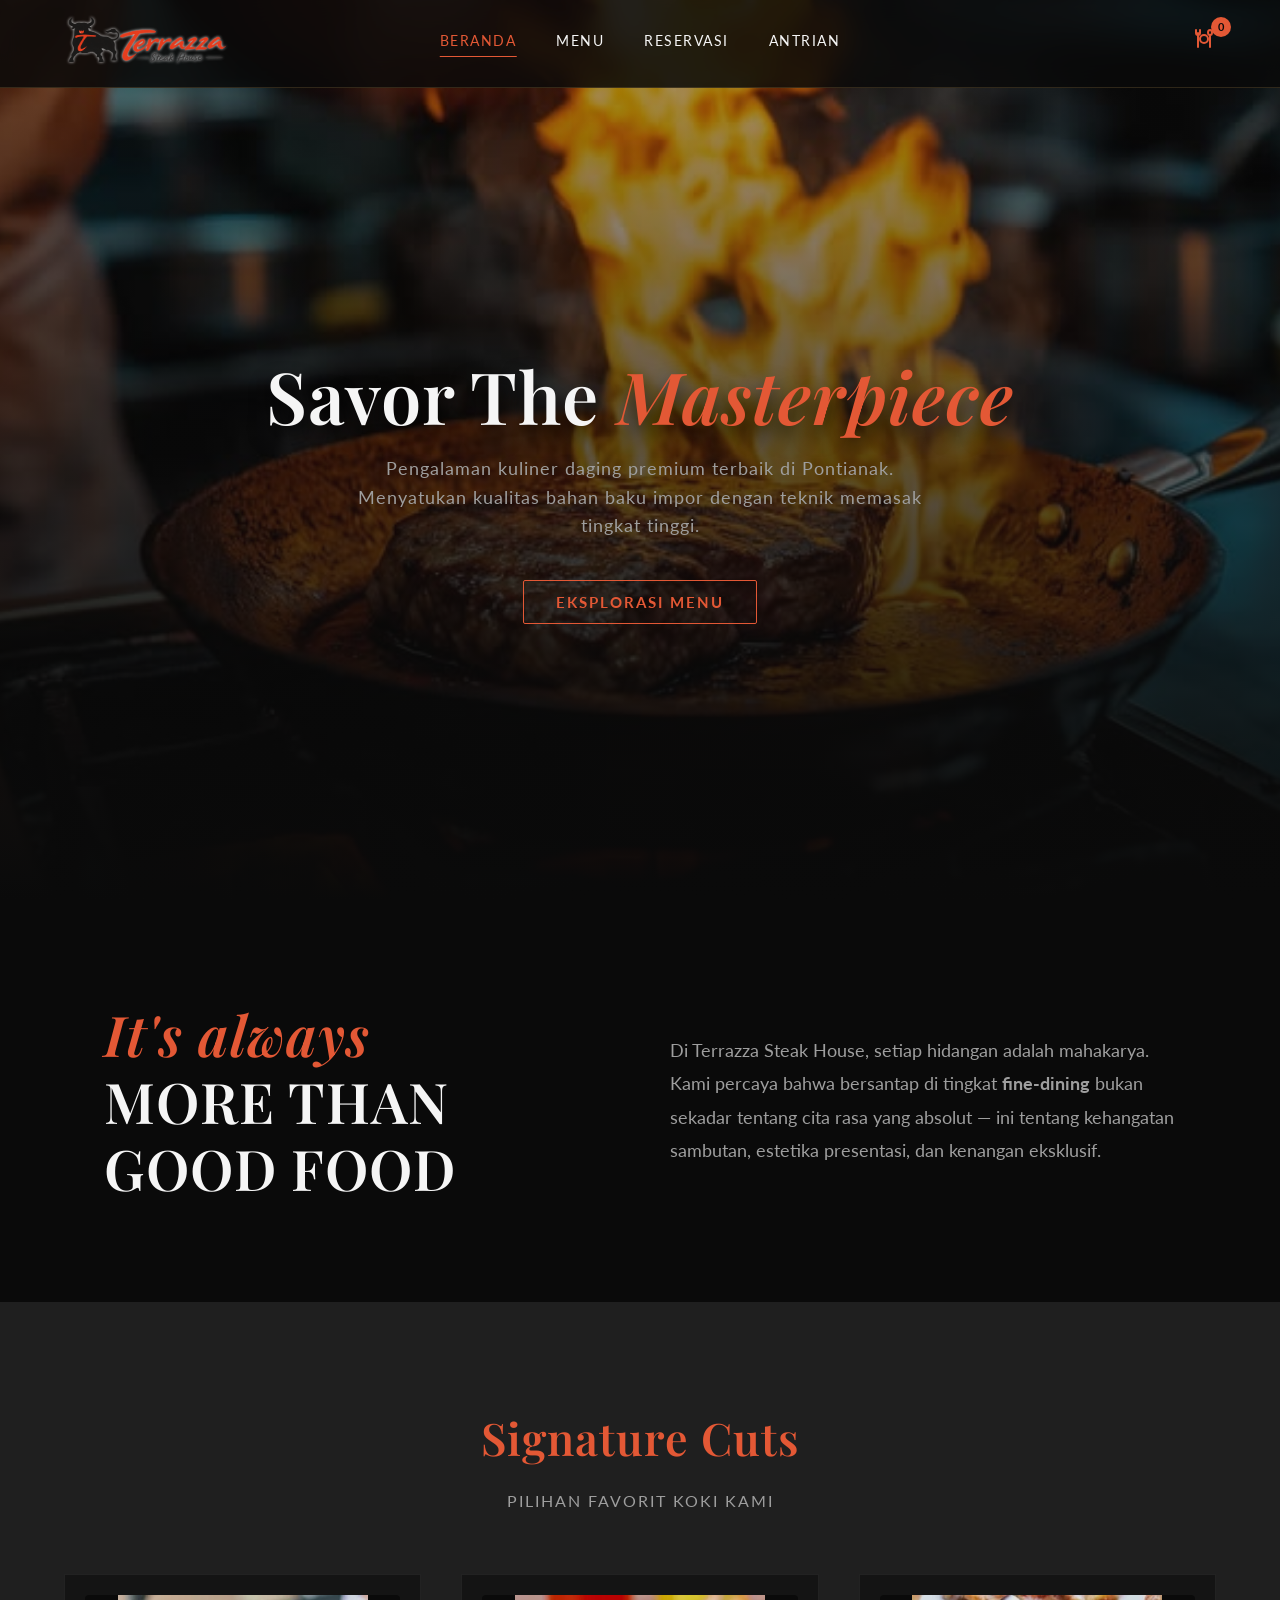
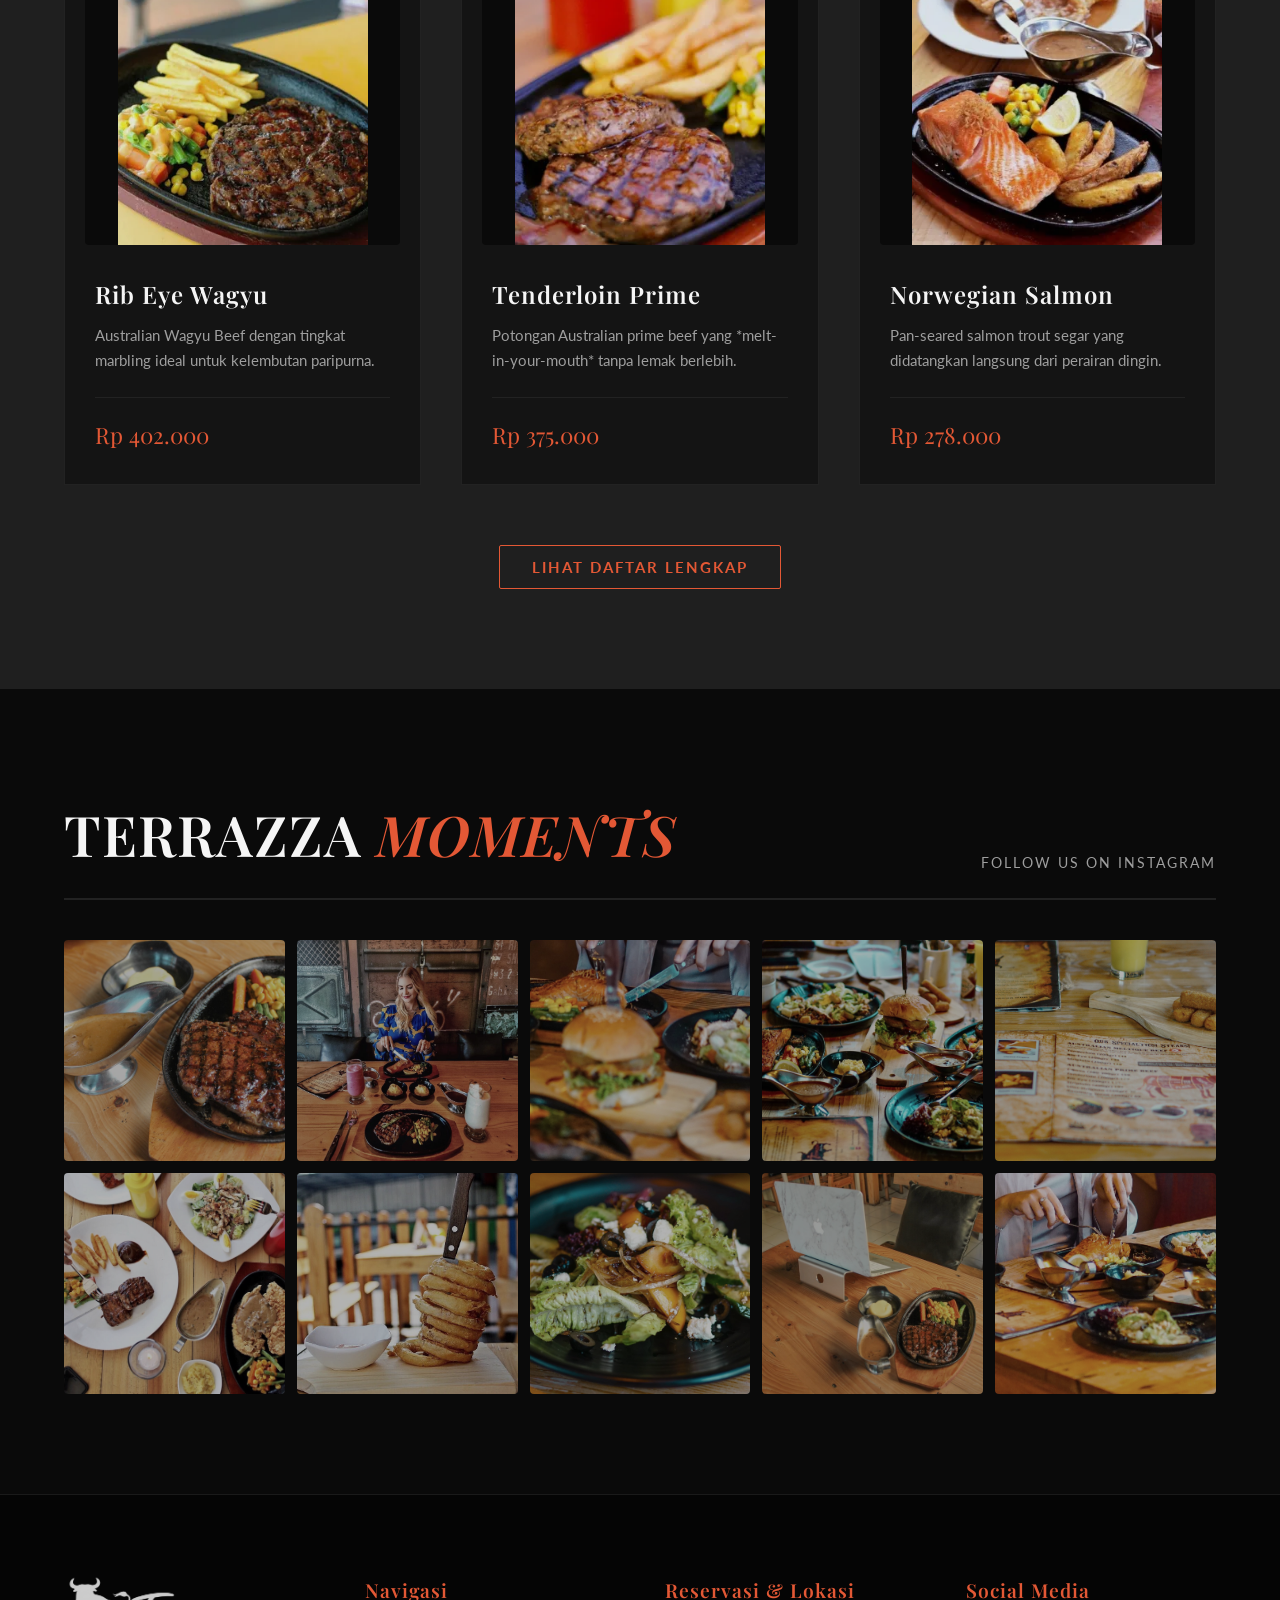
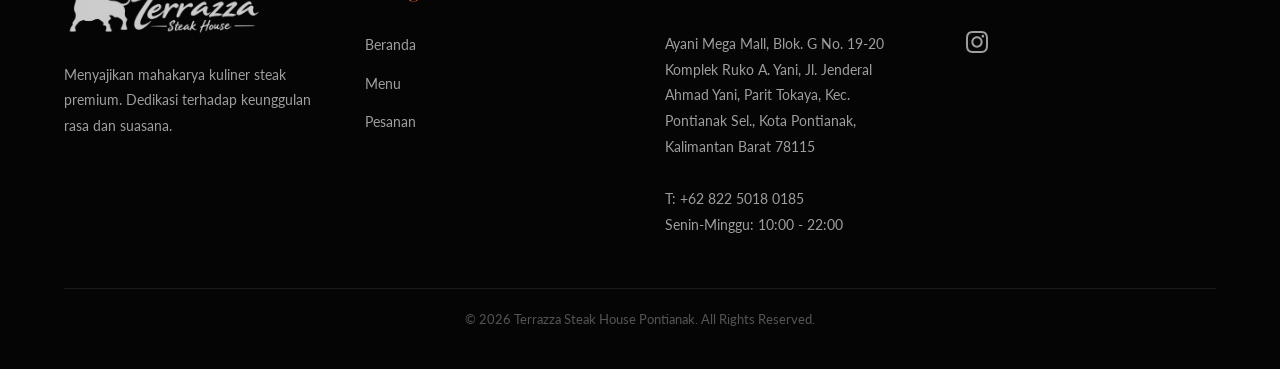
<file: index.html>
<!DOCTYPE html>
<html lang="id">
<head>
    <meta charset="UTF-8">
    <meta name="viewport" content="width=device-width, initial-scale=1.0">
    <title>Terrazza Steak House - Pontianak</title>
    <link rel="icon" type="image/" href="image/Title.png">
    <link rel="stylesheet" href="style.css">
</head>
<body>
    <nav>
        <a href="index.html" class="logo"><img src="image/Logo.png" alt="Terrazza Logo"></a>
        <div class="nav-links">
            <a href="index.html" class="active">Beranda</a>
            <a href="menu.html">Menu</a>
            <a href="reservasi.html">Reservasi</a>
            <a href="antrian.html">Antrian</a>
        </div>
        <div class="nav-actions">
            <div class="cart-icon" onclick="window.location.href='order.html'">
                <svg width="24" height="24" viewBox="0 0 24 24" fill="none" stroke="currentColor" stroke-width="2" stroke-linecap="round" stroke-linejoin="round">
                    <circle cx="12" cy="12" r="4"></circle>
                    <path d="M4 3v3a2 2 0 0 0 4 0V3"></path>
                    <path d="M6 6v14"></path>
                    <ellipse cx="18" cy="5.5" rx="2" ry="2.5"></ellipse>
                    <path d="M18 8v12"></path>
                </svg>
                <span class="cart-badge">0</span>
            </div>
        </div>
    </nav>

    <header class="hero">
        <h1>Savor The <span>Masterpiece</span></h1>
        <p>Pengalaman kuliner daging premium terbaik di Pontianak. Menyatukan kualitas bahan baku impor dengan teknik memasak tingkat tinggi.</p>
        <button class="btn-cta" onclick="window.location.href='menu.html'">Eksplorasi Menu</button>
    </header>

    <section class="about-section">
        <div class="about-col">
            <h2 class="about-title"><span class="about-title-highlight">It's always</span><br>MORE THAN<br>GOOD FOOD</h2>
        </div>
        <div class="about-col">
            <p class="about-desc">
                Di Terrazza Steak House, setiap hidangan adalah mahakarya. Kami percaya bahwa bersantap di tingkat <b>fine-dining</b> bukan sekadar tentang cita rasa yang absolut — ini tentang kehangatan sambutan, estetika presentasi, dan kenangan eksklusif.
            </p>
        </div>
    </section>

    <section class="signature-section">
        <h2 class="section-title">Signature Cuts</h2>
        <p class="section-subtitle">Pilihan Favorit Koki Kami</p>
        <div class="menu-grid container-max">
            <div class="menu-card">
                <div class="card-img-wrapper"><img src="image/menu/Rib Eye Wagyu.webp" onerror="this.src='https://via.placeholder.com/400x300/141414/c5a059?text=Wagyu+MB4%2B'"></div>
                <div class="menu-info">
                    <h3>Rib Eye Wagyu</h3>
                    <p>Australian Wagyu Beef dengan tingkat marbling ideal untuk kelembutan paripurna.</p>
                    <div class="menu-price-row">
                        <span class="menu-price">Rp 402.000</span>
                    </div>
                </div>
            </div>
            <div class="menu-card">
                <div class="card-img-wrapper"><img src="image/menu/TenderloinPrime.webp" onerror="this.src='https://via.placeholder.com/400x300/141414/c5a059?text=Tenderloin'"></div>
                <div class="menu-info">
                    <h3>Tenderloin Prime</h3>
                    <p>Potongan Australian prime beef yang *melt-in-your-mouth* tanpa lemak berlebih.</p>
                    <div class="menu-price-row">
                        <span class="menu-price">Rp 375.000</span>
                    </div>
                </div>
            </div>
            <div class="menu-card">
                <div class="card-img-wrapper"><img src="image/menu/NorwegianSalmon.webp" onerror="this.src='https://via.placeholder.com/400x300/141414/c5a059?text=Norwegian+Salmon'"></div>
                <div class="menu-info">
                    <h3>Norwegian Salmon</h3>
                    <p>Pan-seared salmon trout segar yang didatangkan langsung dari perairan dingin.</p>
                    <div class="menu-price-row">
                        <span class="menu-price">Rp 278.000</span>
                    </div>
                </div>
            </div>
        </div>
        <div class="btn-center-wrapper">
            <button class="btn-cta" onclick="window.location.href='menu.html'">Lihat Daftar Lengkap</button>
        </div>
    </section>

    <section class="gallery-section">
        <div class="gallery-header">
            <h2 class="section-title gallery-title">TERRAZZA <span class="gallery-title-highlight">MOMENTS</span></h2>
            <a href="https://www.instagram.com/terrazzasteakhouse/" target="_blank" rel="noopener noreferrer" class="instagram-link">FOLLOW US ON INSTAGRAM</a>
        </div>
        
        <div class="gallery-grid">
            <div class="gallery-item"><img src="image/galeri/Beef.jpeg" alt="Premium Steak"></div>
            <div class="gallery-item"><img src="image/galeri/Celeb.jpeg" alt="Celeb"></div>
            <div class="gallery-item"><img src="image/galeri/Eating.jpeg" alt="Eat Burger"></div>
            <div class="gallery-item"><img src="image/galeri/FootageMenu.jpeg" alt="Menu"></div>
            <div class="gallery-item"><img src="image/galeri/MenuBook.jpeg" alt="Buku Menu"></div>
            <div class="gallery-item"><img src="image/galeri/MenuFromTop.jpeg" alt="Menu From Top View"></div>
            <div class="gallery-item"><img src="image/galeri/OnionKnife.jpeg" alt="Onion With Knife"></div>
            <div class="gallery-item"><img src="image/galeri/Salad.jpeg" alt="Salad"></div>
            <div class="gallery-item"><img src="image/galeri/Setup.jpeg" alt="Beef with computer"></div>
            <div class="gallery-item"><img src="image/galeri/Slicing.jpeg" alt="Slicing Salmon"></div>
        </div>
    </section>

    <footer>
        <div class="footer-grid">
            <div class="footer-col">
                <img src="image/Logo.png" alt="Logo" class="footer-logo">
                <p>Menyajikan mahakarya kuliner steak premium. Dedikasi terhadap keunggulan rasa dan suasana.</p>
            </div>
            <div class="footer-col">
                <h4>Navigasi</h4>
                <ul class="footer-nav-list">
                    <li><a href="index.html">Beranda</a></li>
                    <li><a href="menu.html">Menu</a></li>
                    <li><a href="order.html">Pesanan</a></li>
                </ul>
            </div>
            <div class="footer-col">
                <h4>Reservasi & Lokasi</h4>
                <p>Ayani Mega Mall, Blok. G No. 19-20 Komplek Ruko A. Yani, Jl. Jenderal Ahmad Yani, Parit Tokaya, Kec. Pontianak Sel., Kota Pontianak, Kalimantan Barat 78115</p><br>
                <p class="footer-contact-highlight">T: +62 822 5018 0185</p>
                <p>Senin-Minggu: 10:00 - 22:00</p>
            </div>
            <div class="footer-col">
                <h4>Social Media</h4>
                <div class="social-icons">
                    <a href="https://www.instagram.com/terrazzasteakhouse/" target="_blank" rel="noopener noreferrer"><svg viewBox="0 0 24 24"><path d="M12 2.163c3.204 0 3.584.012 4.85.07 3.252.148 4.771 1.691 4.919 4.919.058 1.265.069 1.645.069 4.849 0 3.205-.012 3.584-.069 4.849-.149 3.225-1.664 4.771-4.919 4.919-1.266.058-1.644.07-4.85.07-3.204 0-3.584-.012-4.849-.07-3.26-.149-4.771-1.699-4.919-4.92-.058-1.265-.07-1.644-.07-4.849 0-3.204.013-3.583.07-4.849.149-3.227 1.664-4.771 4.919-4.919 1.266-.057 1.645-.069 4.849-.069zm0-2.163c-3.259 0-3.667.014-4.947.072-4.358.2-6.78 2.618-6.98 6.98-.059 1.281-.073 1.689-.073 4.948 0 3.259.014 3.668.072 4.948.2 4.358 2.618 6.78 6.98 6.98 1.281.058 1.689.072 4.948.072 3.259 0 3.668-.014 4.948-.072 4.354-.2 6.782-2.618 6.979-6.98.059-1.28.073-1.689.073-4.948 0-3.259-.014-3.667-.072-4.947-.196-4.354-2.617-6.78-6.979-6.98-1.281-.059-1.69-.073-4.949-.073zm0 5.838c-3.403 0-6.162 2.759-6.162 6.162s2.759 6.163 6.162 6.163 6.162-2.759 6.162-6.163c0-3.403-2.759-6.162-6.162-6.162zm0 10.162c-2.209 0-4-1.79-4-4 0-2.209 1.791-4 4-4s4 1.791 4 4c0 2.21-1.791 4-4 4zm6.406-11.845c-.796 0-1.441.645-1.441 1.44s.645 1.44 1.441 1.44c.795 0 1.439-.645 1.439-1.44s-.644-1.44-1.439-1.44z"/></svg></a>
                </div>
            </div>
        </div>
        <div class="copyright">&copy; 2026 Terrazza Steak House Pontianak. All Rights Reserved.</div>
    </footer>
    <script src="script.js"></script>
</body>
</html>
</file>
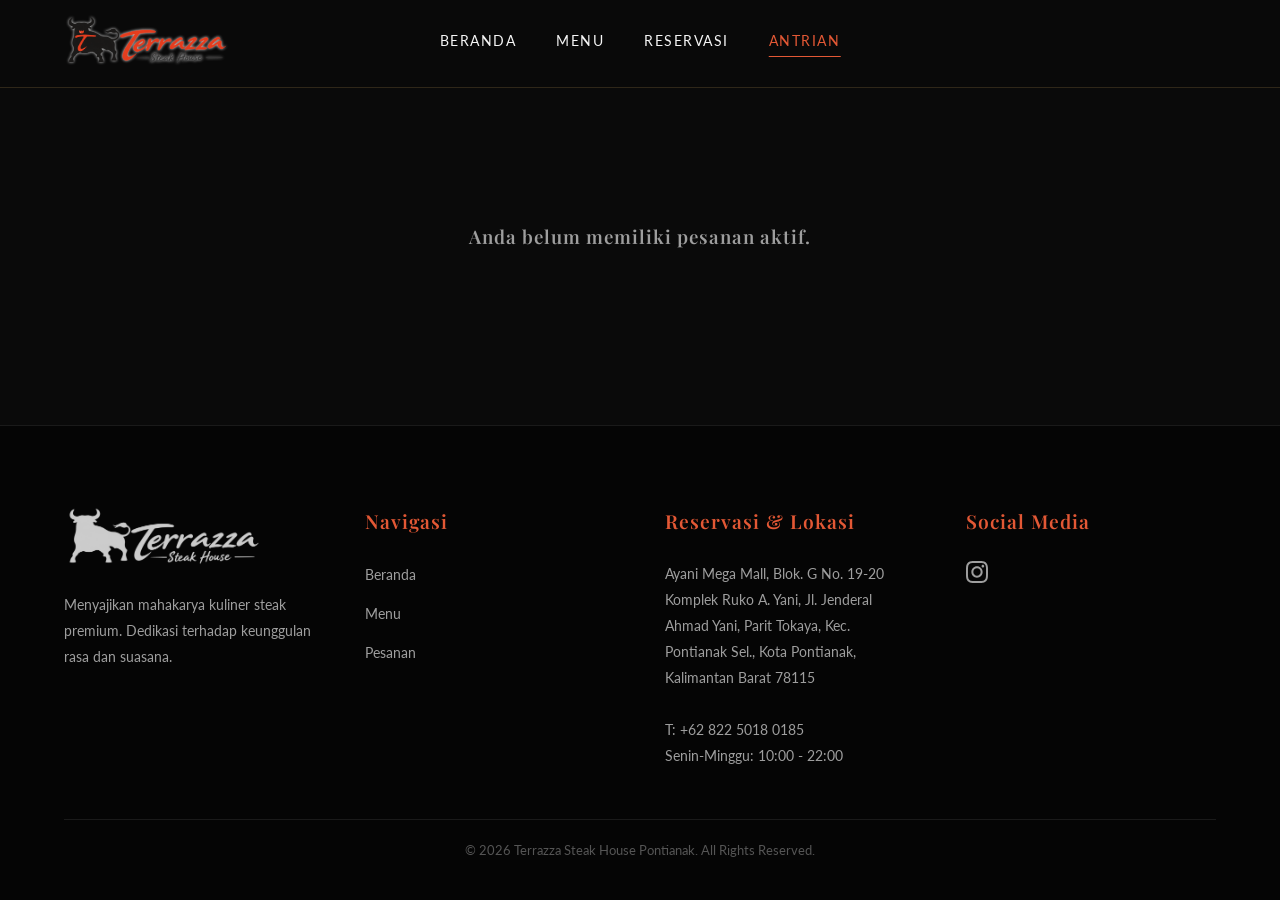
<file: antrian.html>
<!DOCTYPE html>
<html lang="id">
<head>
    <meta charset="UTF-8">
    <title>Status Pesanan</title>
    <link rel="icon" type="image/" href="image/Title.png">
    <link rel="stylesheet" href="style.css">
</head>
<body class="page-wrapper-flex">
    <nav>
        <a href="index.html" class="logo"><img src="image/Logo.png" alt="Logo"></a>
        <div class="nav-links">
            <a href="index.html">Beranda</a>
            <a href="menu.html">Menu</a>
            <a href="reservasi.html">Reservasi</a>
            <a href="antrian.html" class="active">Antrian</a>
        </div>
    </nav>

    <section id="queue-display">
        <p class="section-subtitle">Monitoring Dapur</p>
        <h1 class="section-title">Status Pesanan Anda</h1>
        
        <div class="queue-cards-container">
            <div class="queue-card user-card">
                <p class="queue-card-label">Antrian Anda</p>
                <h1 id="user-q">--</h1>
            </div>
            
            <div class="queue-card current-card">
                <p class="queue-card-label">Antrian Sekarang</p>
                <h1 id="current-q">--</h1>
            </div>
        </div>
        
        <div id="queue-status"></div>
    </section>

    <footer>
        <div class="footer-grid">
            <div class="footer-col">
                <img src="image/Logo.png" alt="Logo" class="footer-logo">
                <p>Menyajikan mahakarya kuliner steak premium. Dedikasi terhadap keunggulan rasa dan suasana.</p>
            </div>
            <div class="footer-col">
                <h4>Navigasi</h4>
                <ul class="footer-nav-list">
                    <li><a href="index.html">Beranda</a></li>
                    <li><a href="menu.html">Menu</a></li>
                    <li><a href="order.html">Pesanan</a></li>
                </ul>
            </div>
            <div class="footer-col">
                <h4>Reservasi & Lokasi</h4>
                <p>Ayani Mega Mall, Blok. G No. 19-20 Komplek Ruko A. Yani, Jl. Jenderal Ahmad Yani, Parit Tokaya, Kec. Pontianak Sel., Kota Pontianak, Kalimantan Barat 78115</p><br>
                <p class="footer-contact-highlight">T: +62 822 5018 0185</p>
                <p>Senin-Minggu: 10:00 - 22:00</p>
            </div>
            <div class="footer-col">
                <h4>Social Media</h4>
                <div class="social-icons">
                    <a href="https://www.instagram.com/terrazzasteakhouse/" target="_blank" rel="noopener noreferrer"><svg viewBox="0 0 24 24"><path d="M12 2.163c3.204 0 3.584.012 4.85.07 3.252.148 4.771 1.691 4.919 4.919.058 1.265.069 1.645.069 4.849 0 3.205-.012 3.584-.069 4.849-.149 3.225-1.664 4.771-4.919 4.919-1.266.058-1.644.07-4.85.07-3.204 0-3.584-.012-4.849-.07-3.26-.149-4.771-1.699-4.919-4.92-.058-1.265-.07-1.644-.07-4.849 0-3.204.013-3.583.07-4.849.149-3.227 1.664-4.771 4.919-4.919 1.266-.057 1.645-.069 4.849-.069zm0-2.163c-3.259 0-3.667.014-4.947.072-4.358.2-6.78 2.618-6.98 6.98-.059 1.281-.073 1.689-.073 4.948 0 3.259.014 3.668.072 4.948.2 4.358 2.618 6.78 6.98 6.98 1.281.058 1.689.072 4.948.072 3.259 0 3.668-.014 4.948-.072 4.354-.2 6.782-2.618 6.979-6.98.059-1.28.073-1.689.073-4.948 0-3.259-.014-3.667-.072-4.947-.196-4.354-2.617-6.78-6.979-6.98-1.281-.059-1.69-.073-4.949-.073zm0 5.838c-3.403 0-6.162 2.759-6.162 6.162s2.759 6.163 6.162 6.163 6.162-2.759 6.162-6.163c0-3.403-2.759-6.162-6.162-6.162zm0 10.162c-2.209 0-4-1.79-4-4 0-2.209 1.791-4 4-4s4 1.791 4 4c0 2.21-1.791 4-4 4zm6.406-11.845c-.796 0-1.441.645-1.441 1.44s.645 1.44 1.441 1.44c.795 0 1.439-.645 1.439-1.44s-.644-1.44-1.439-1.44z"/></svg></a>
                </div>
            </div>
        </div>
        <div class="copyright">&copy; 2026 Terrazza Steak House Pontianak. All Rights Reserved.</div>
    </footer>
    <script src="script.js"></script>
</body>
</html>
</file>
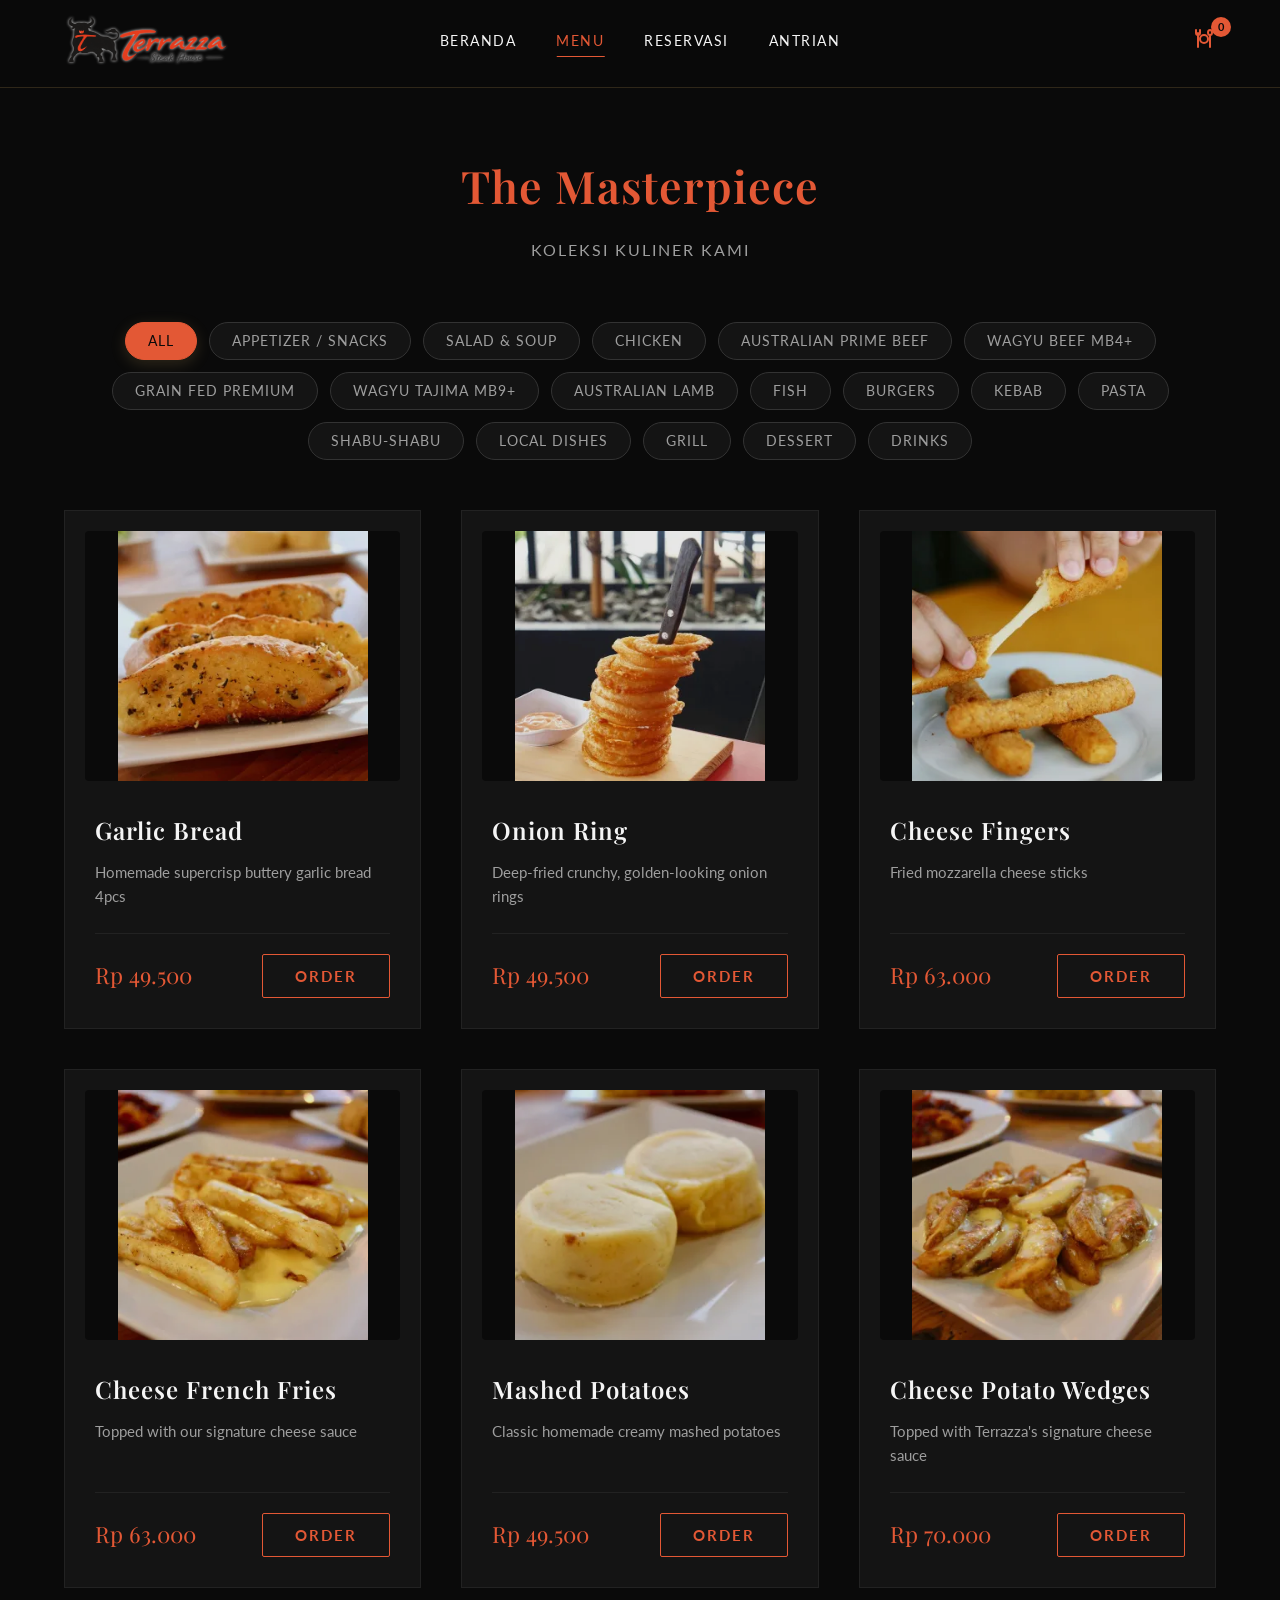
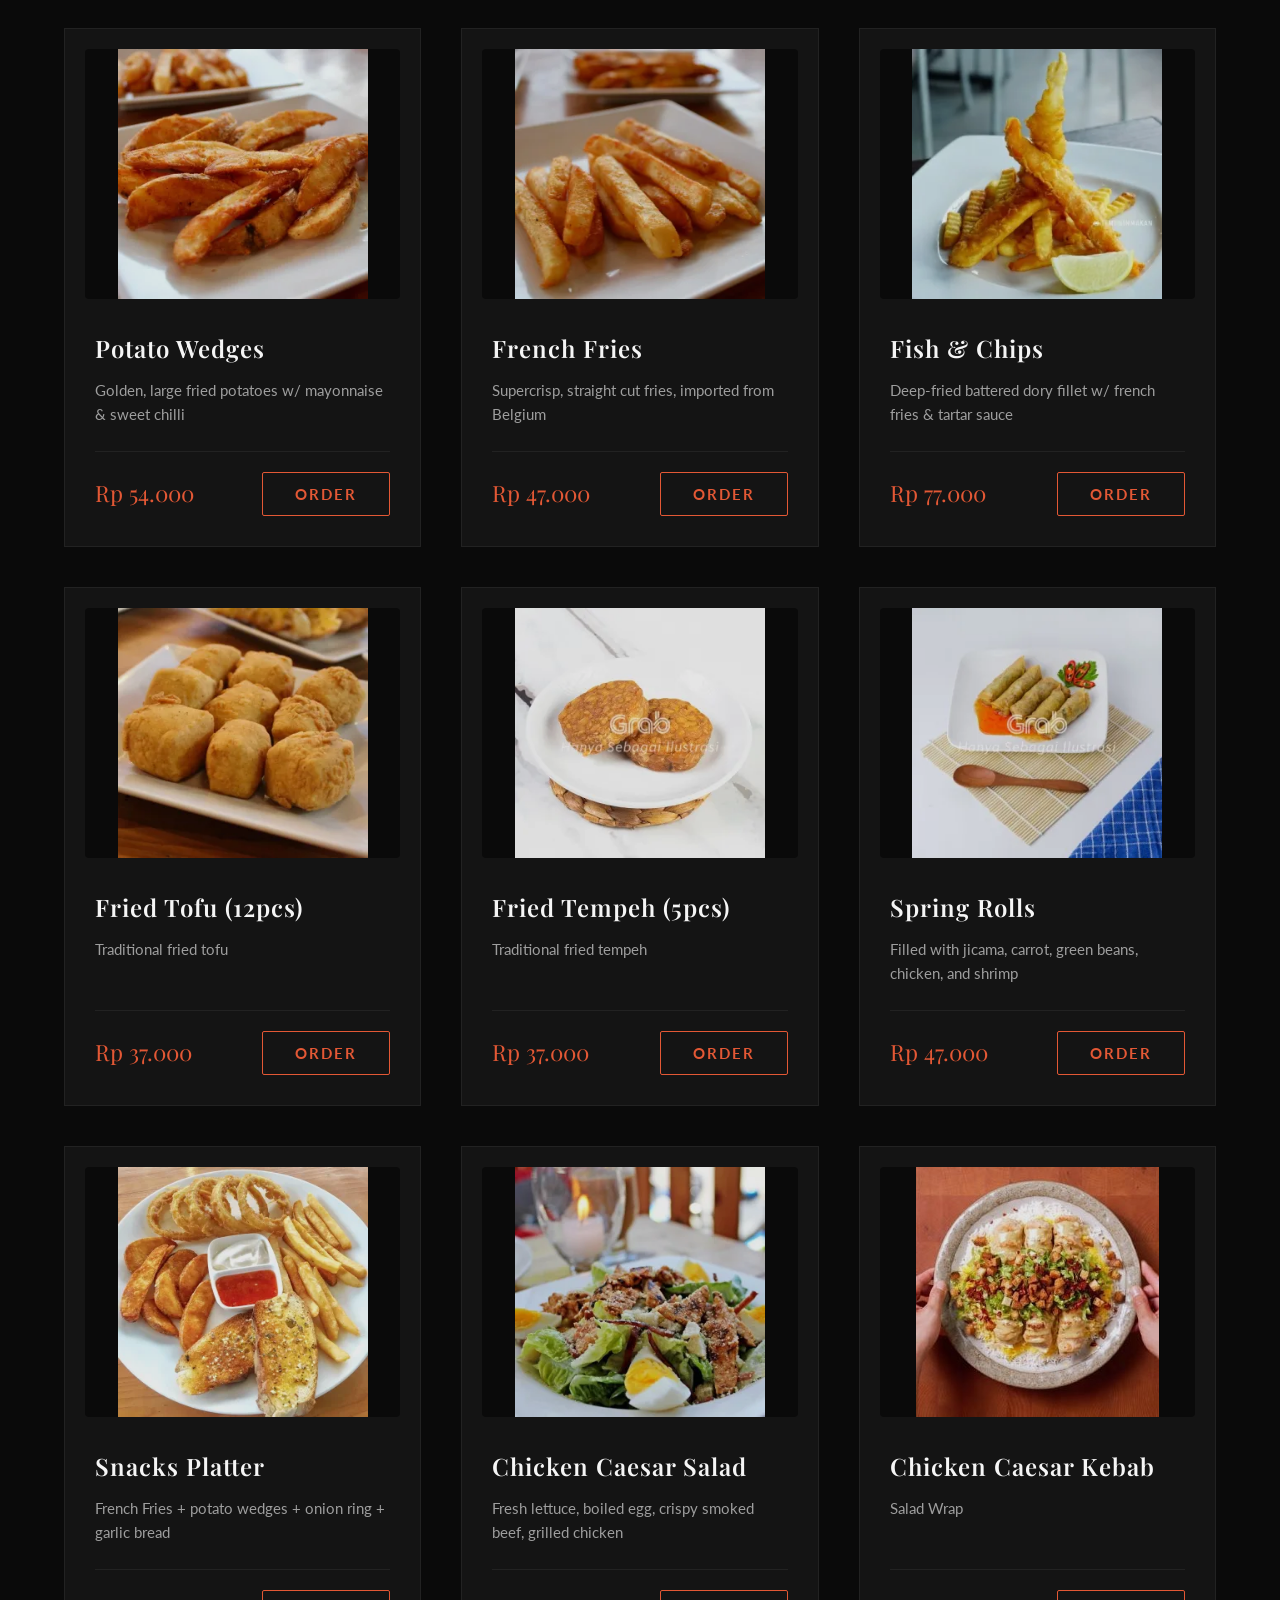
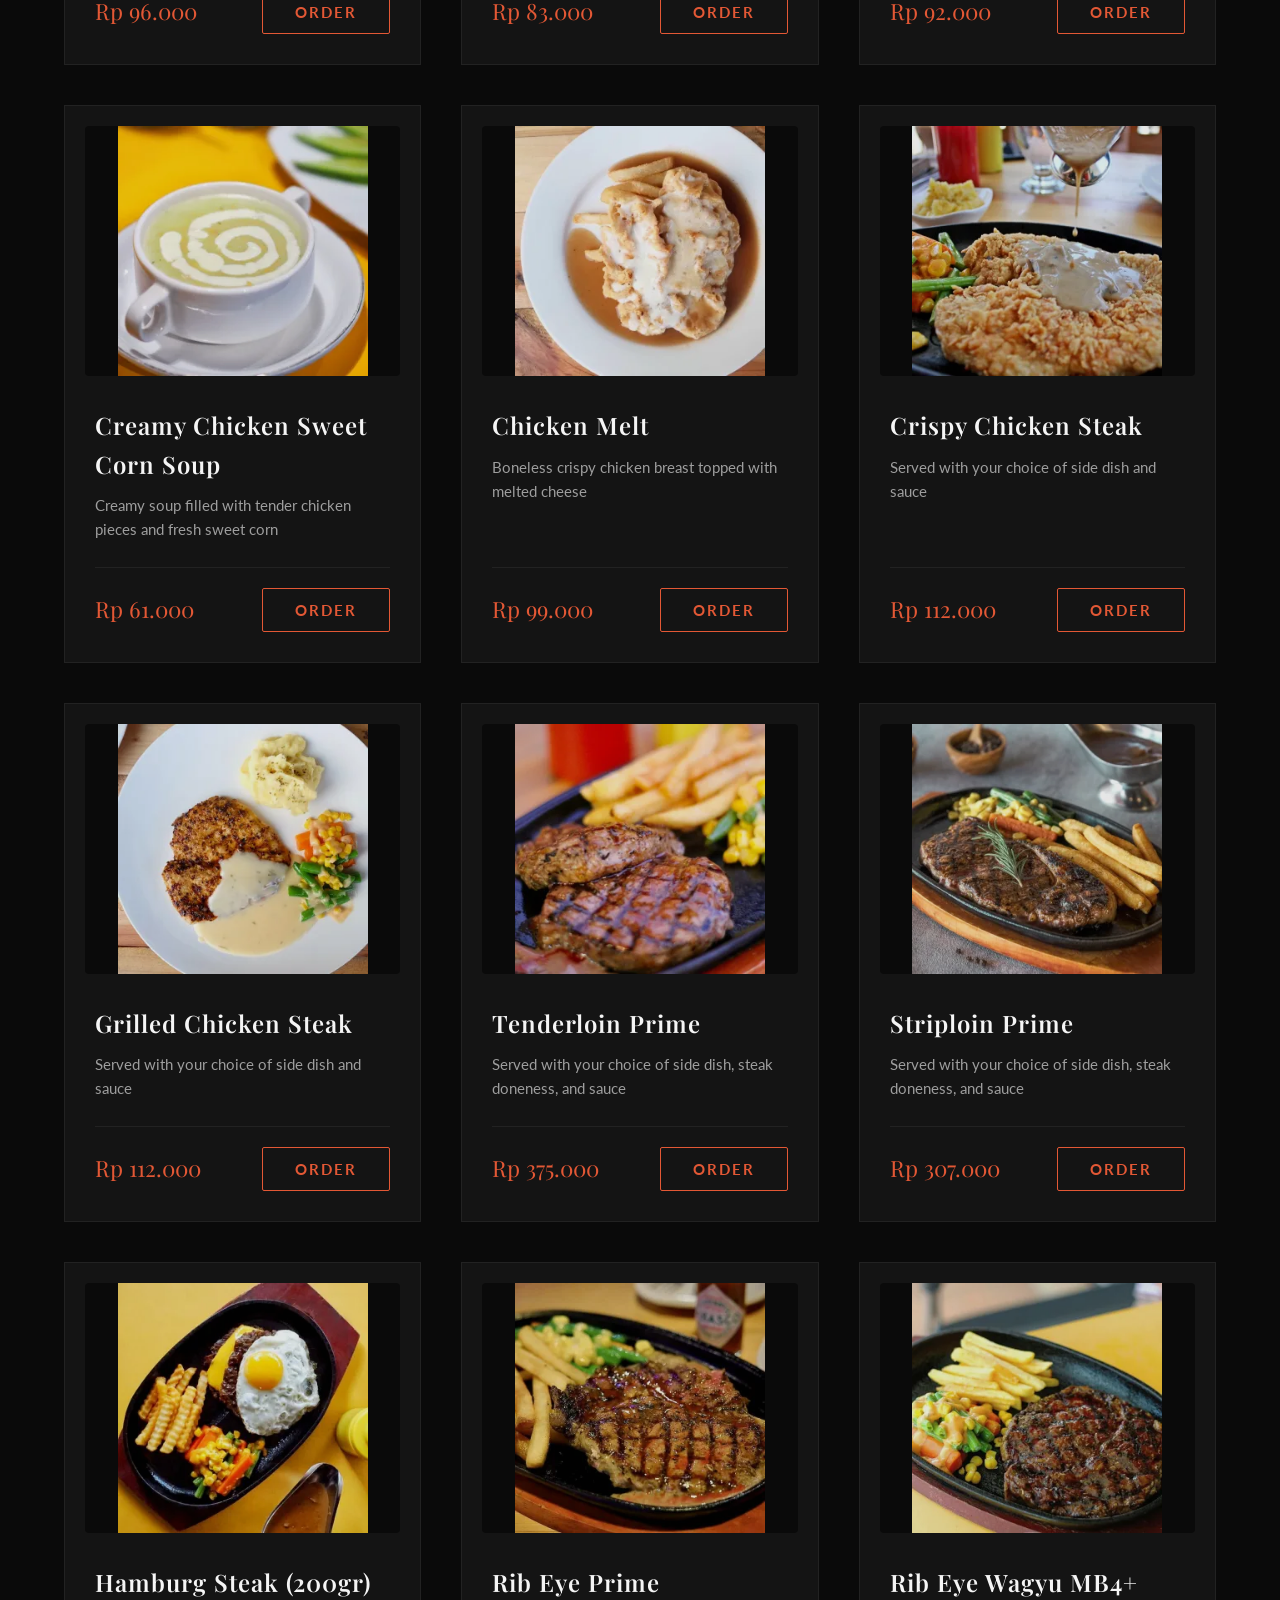
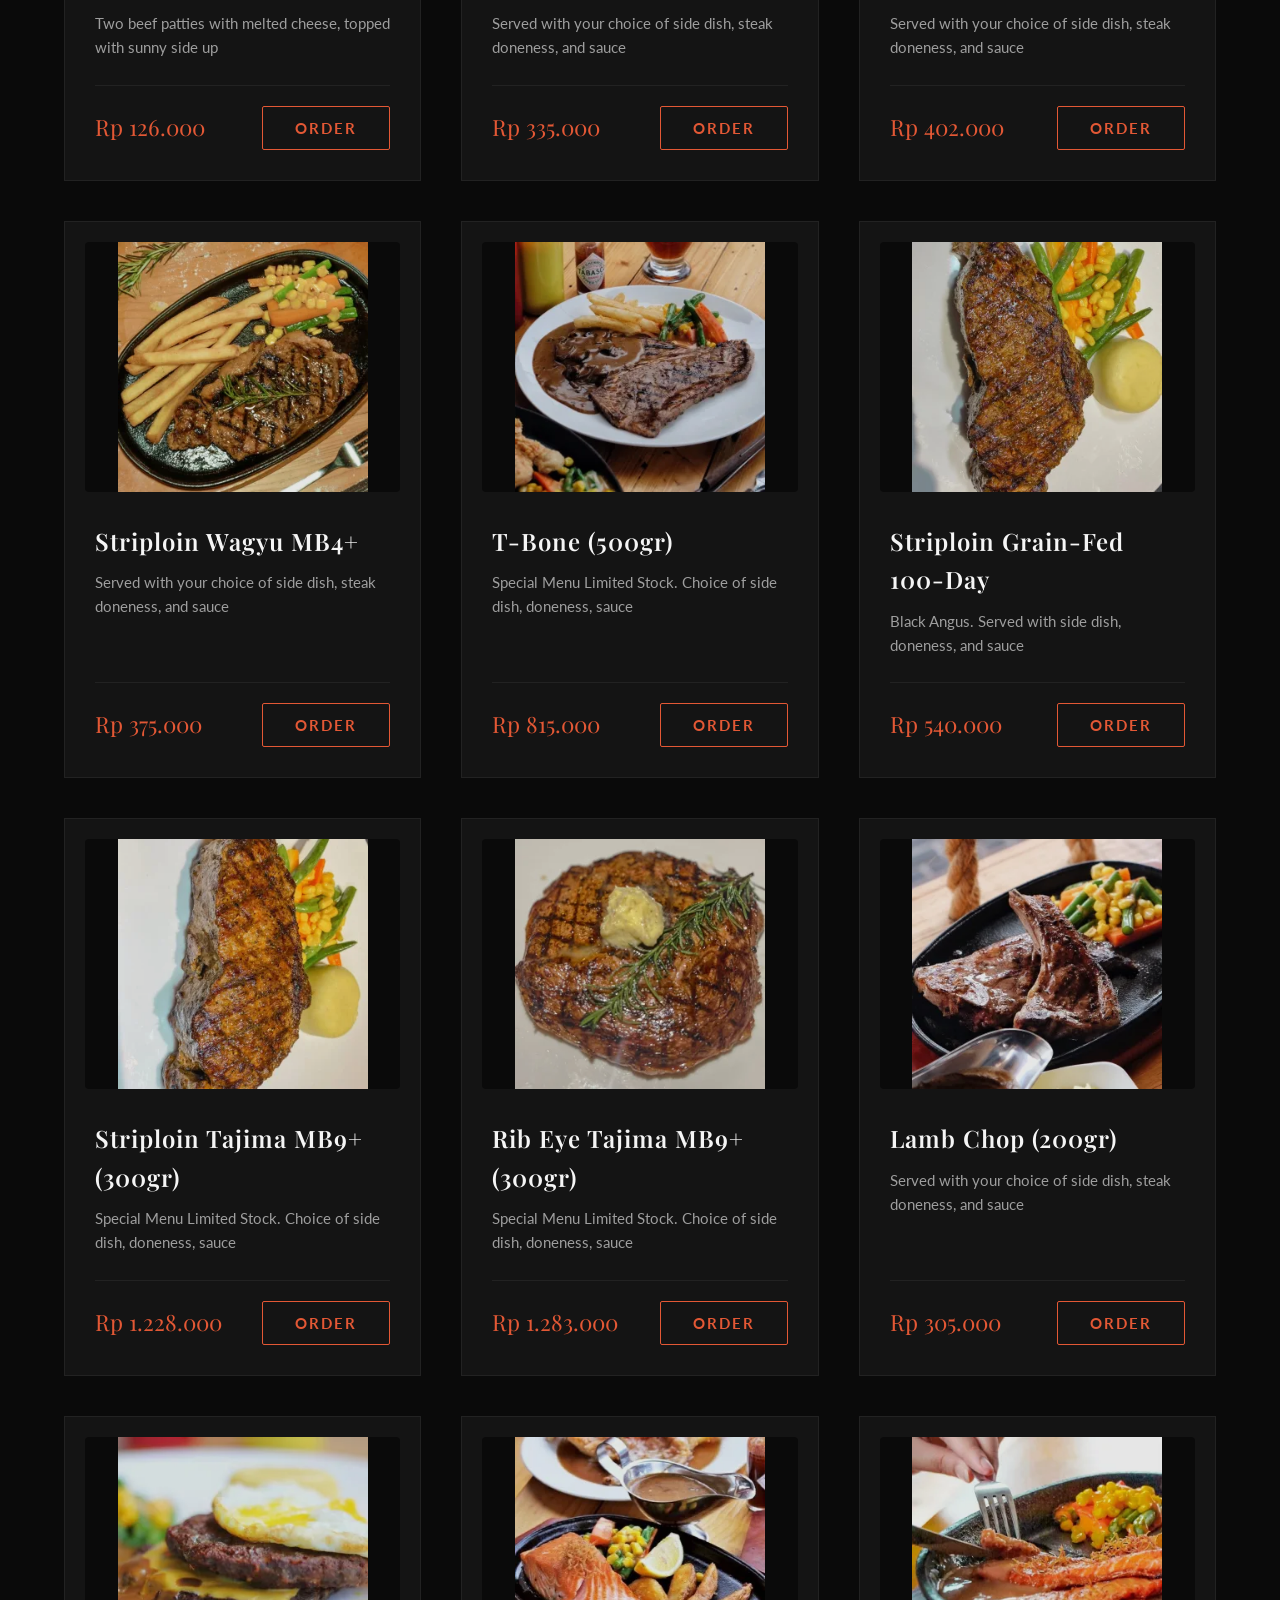
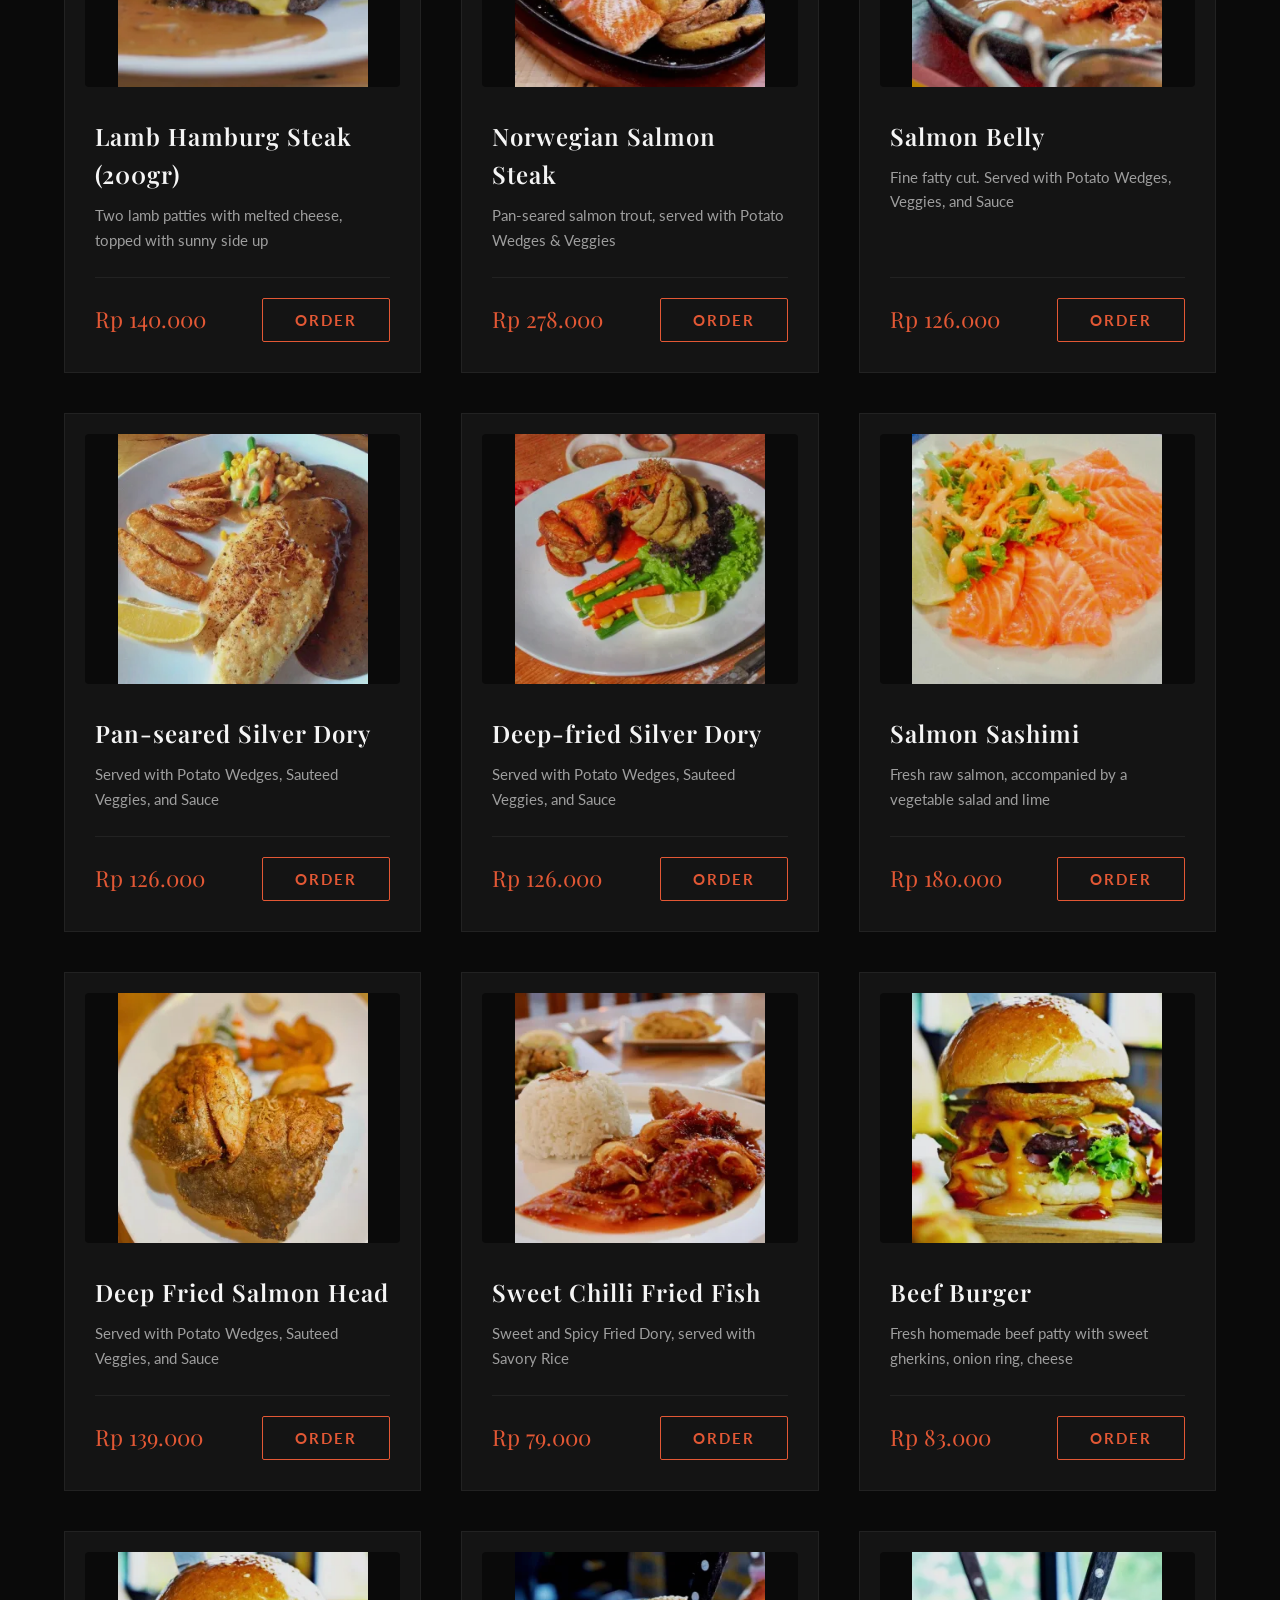
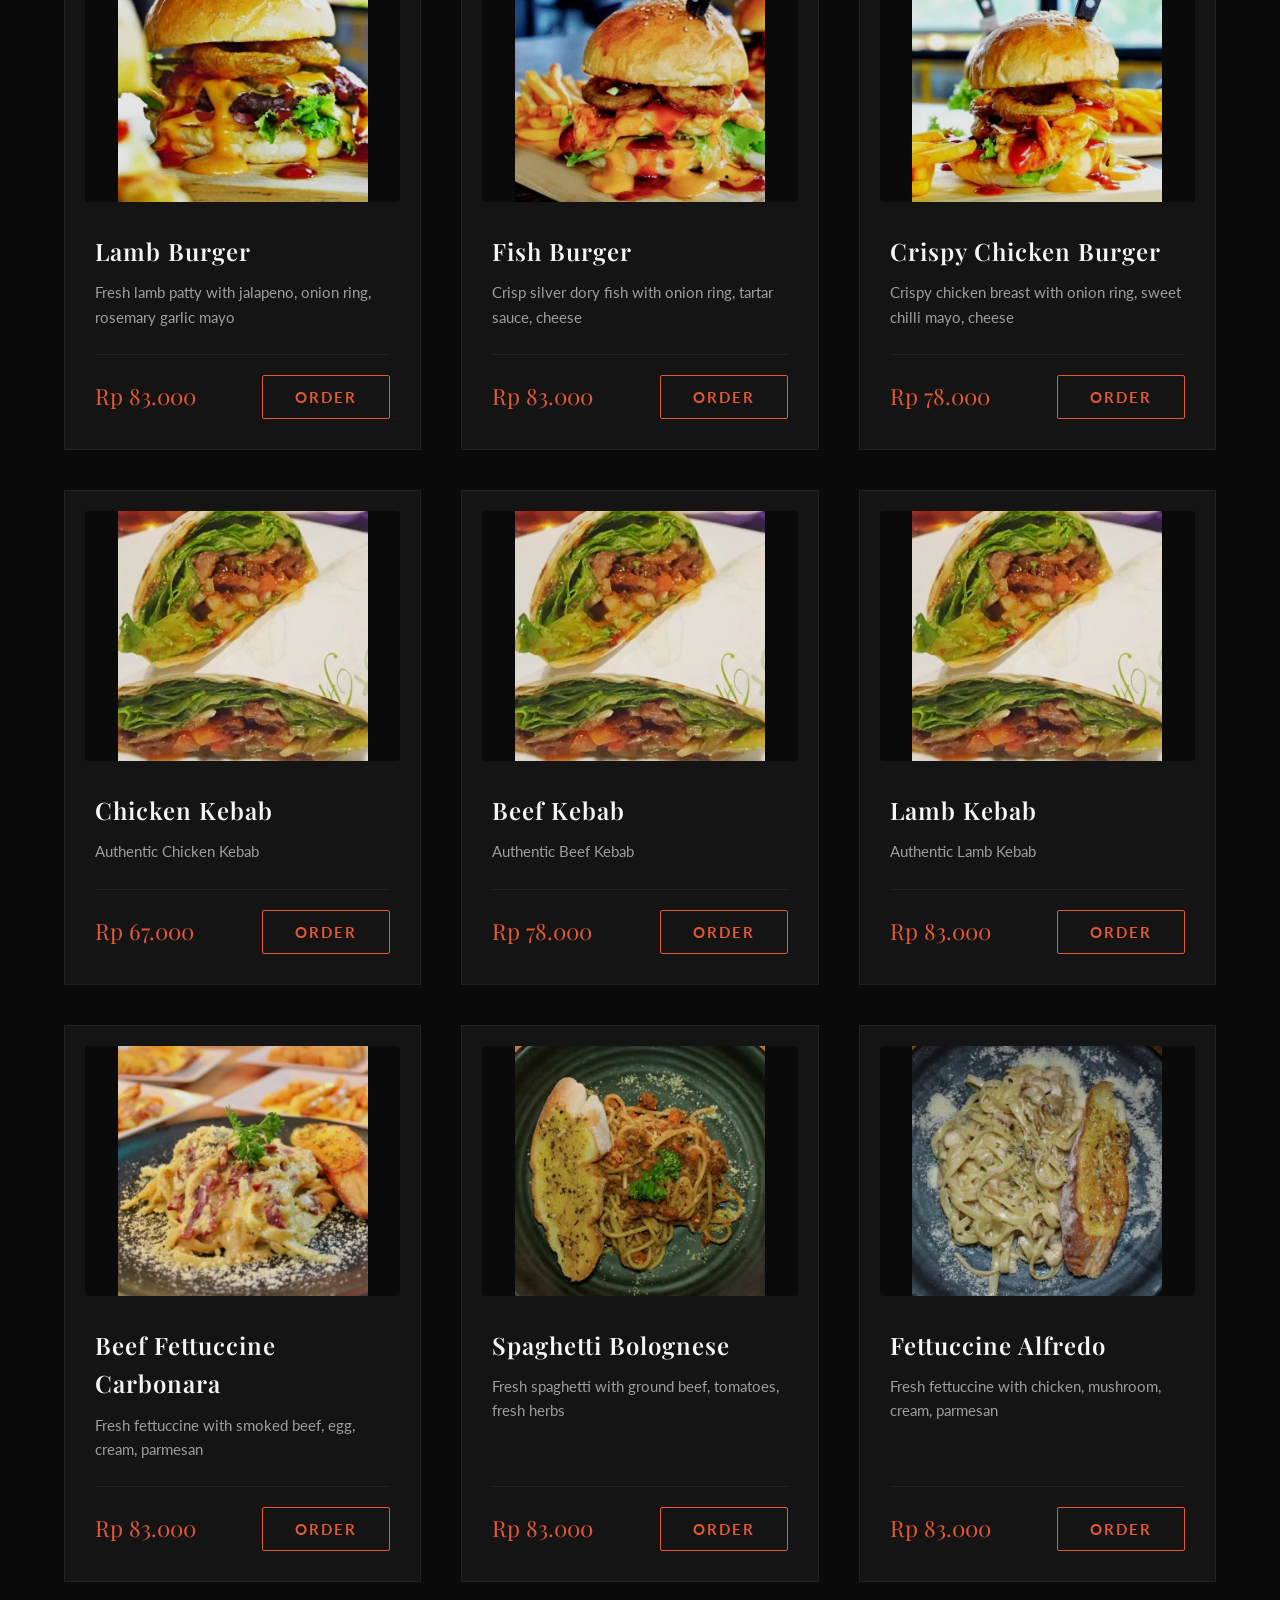
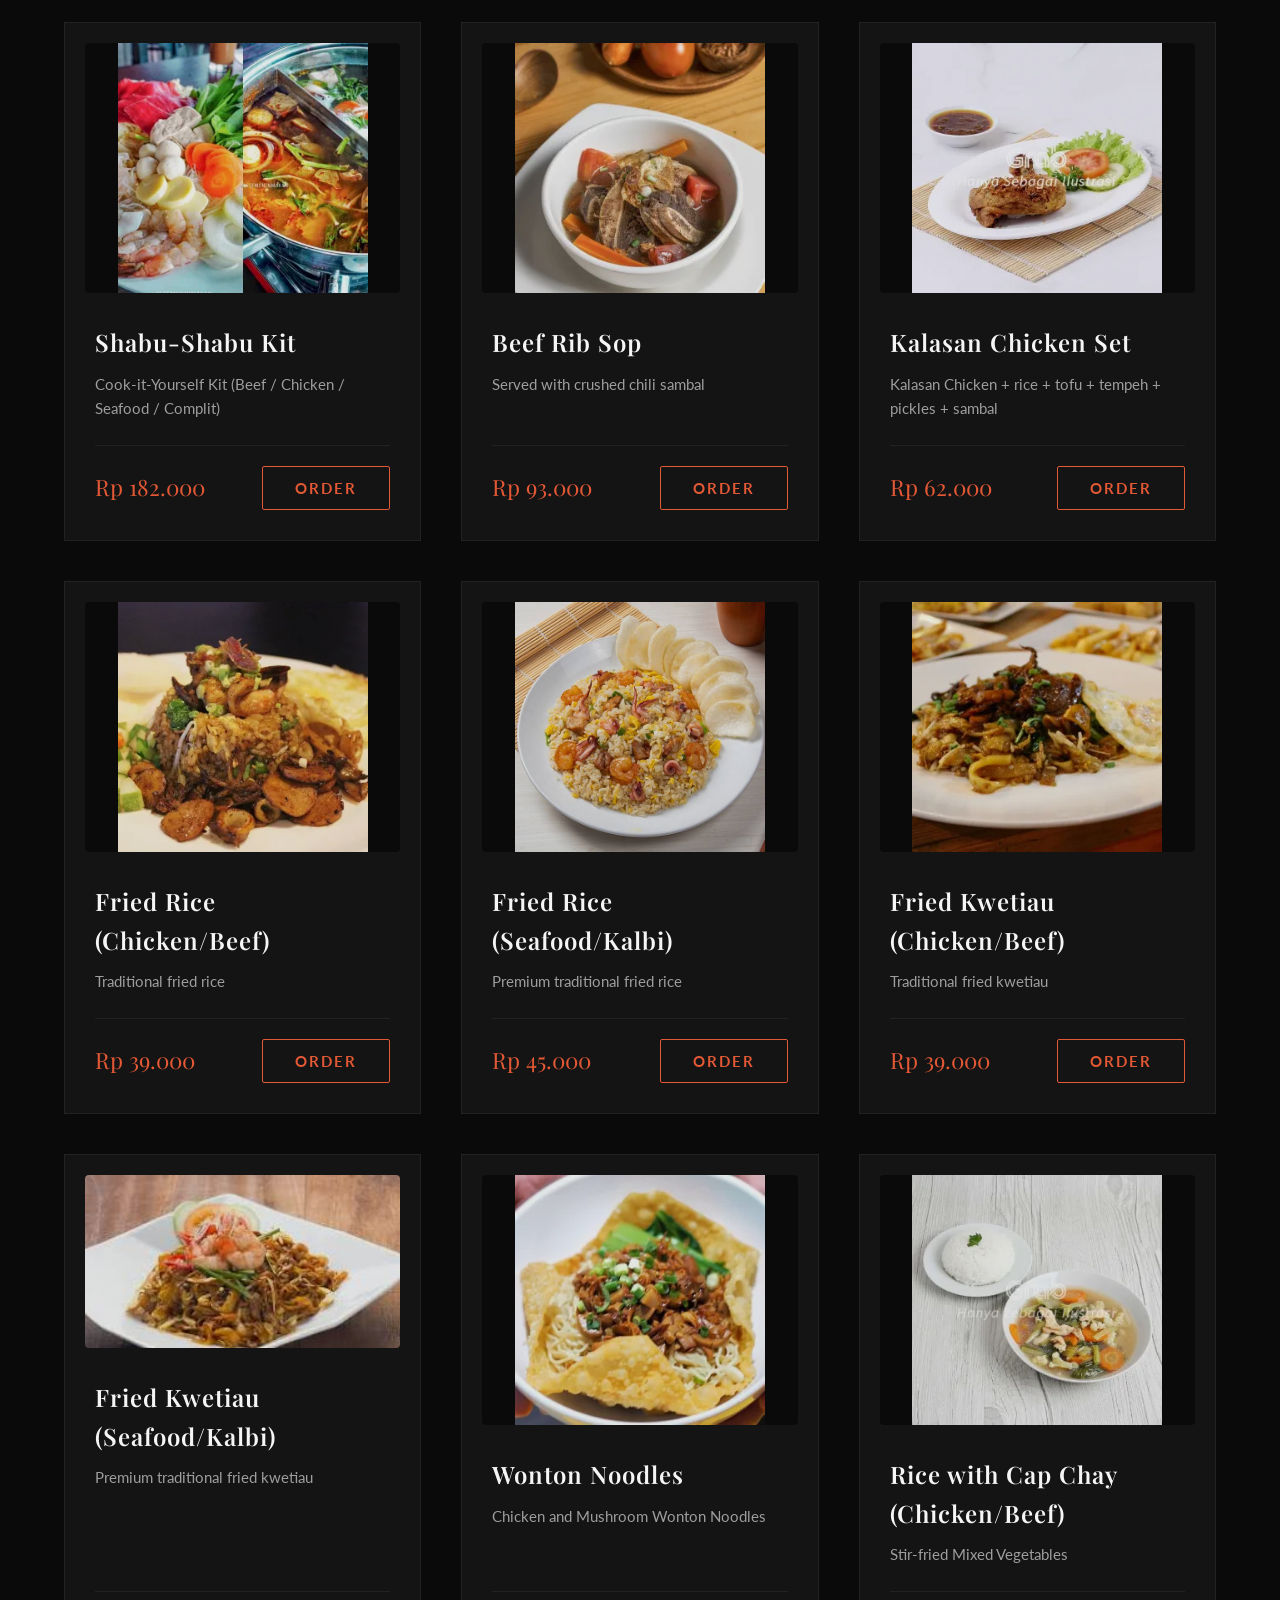
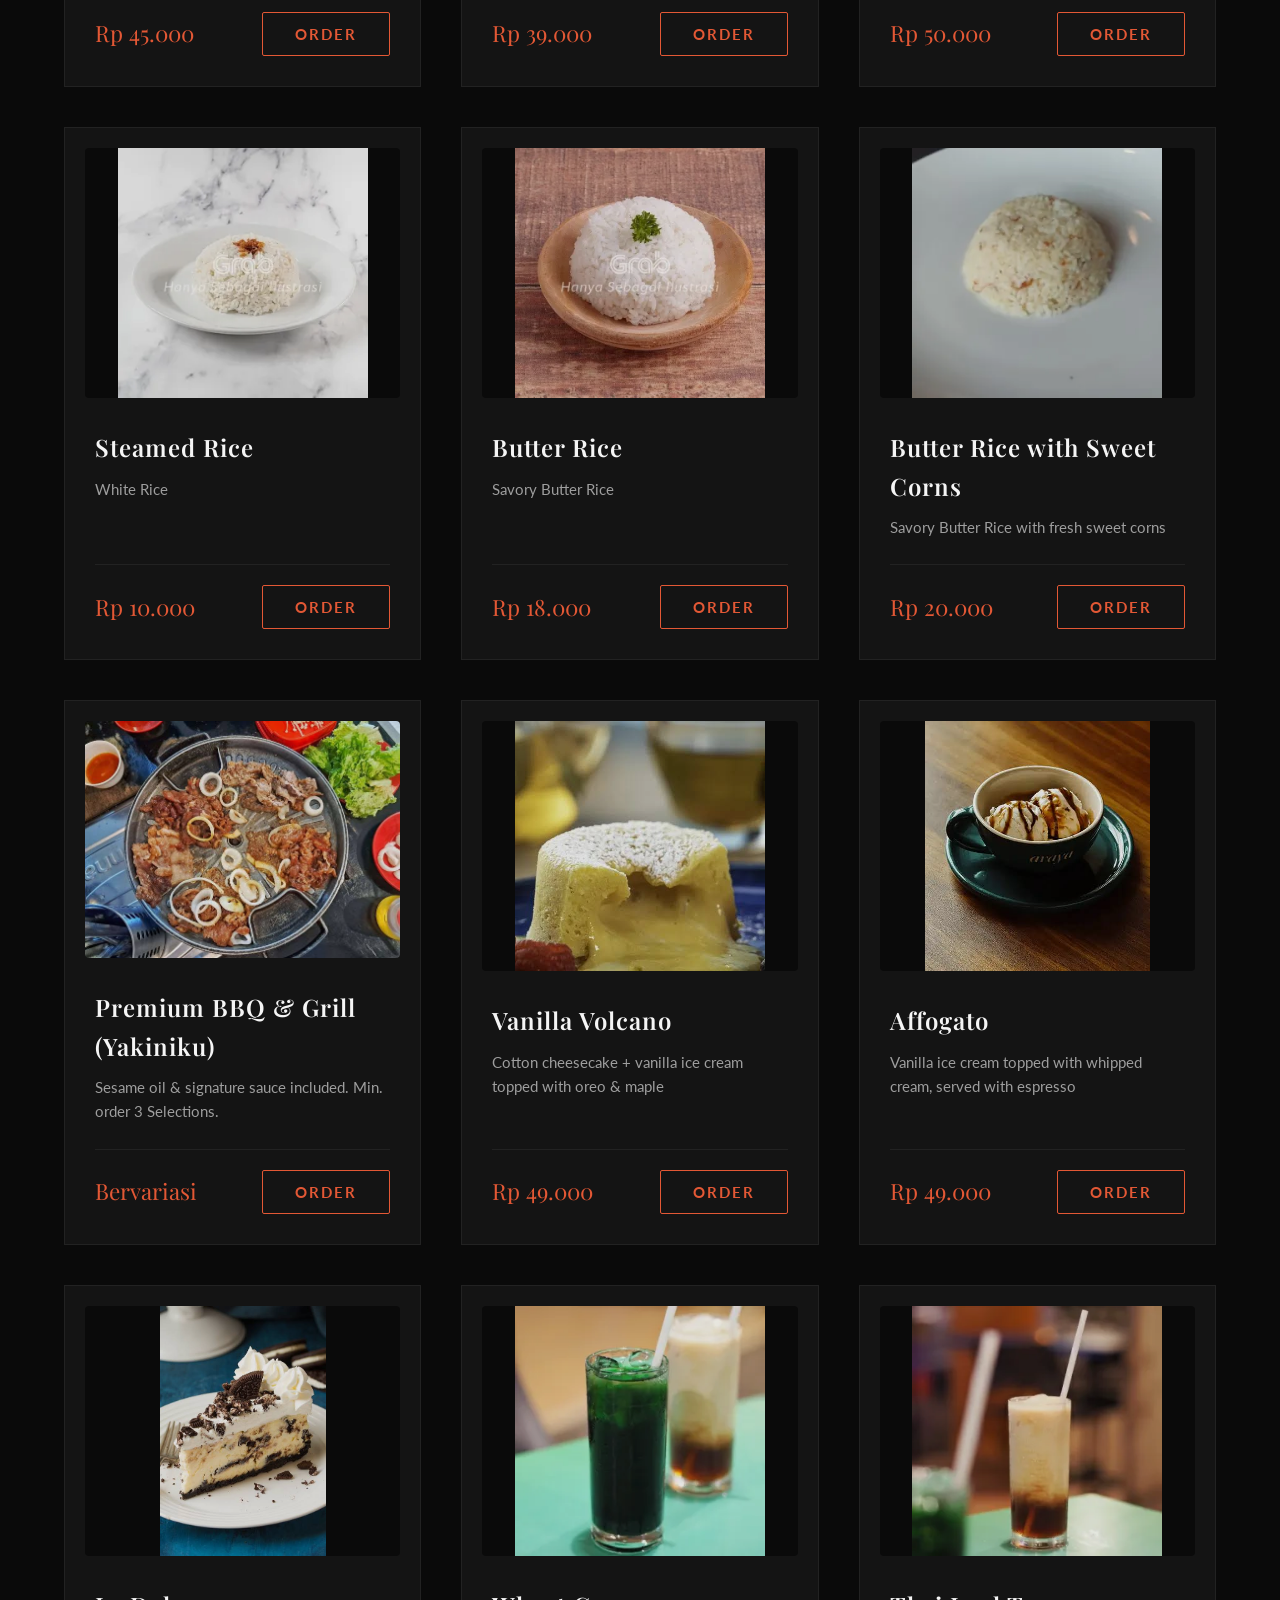
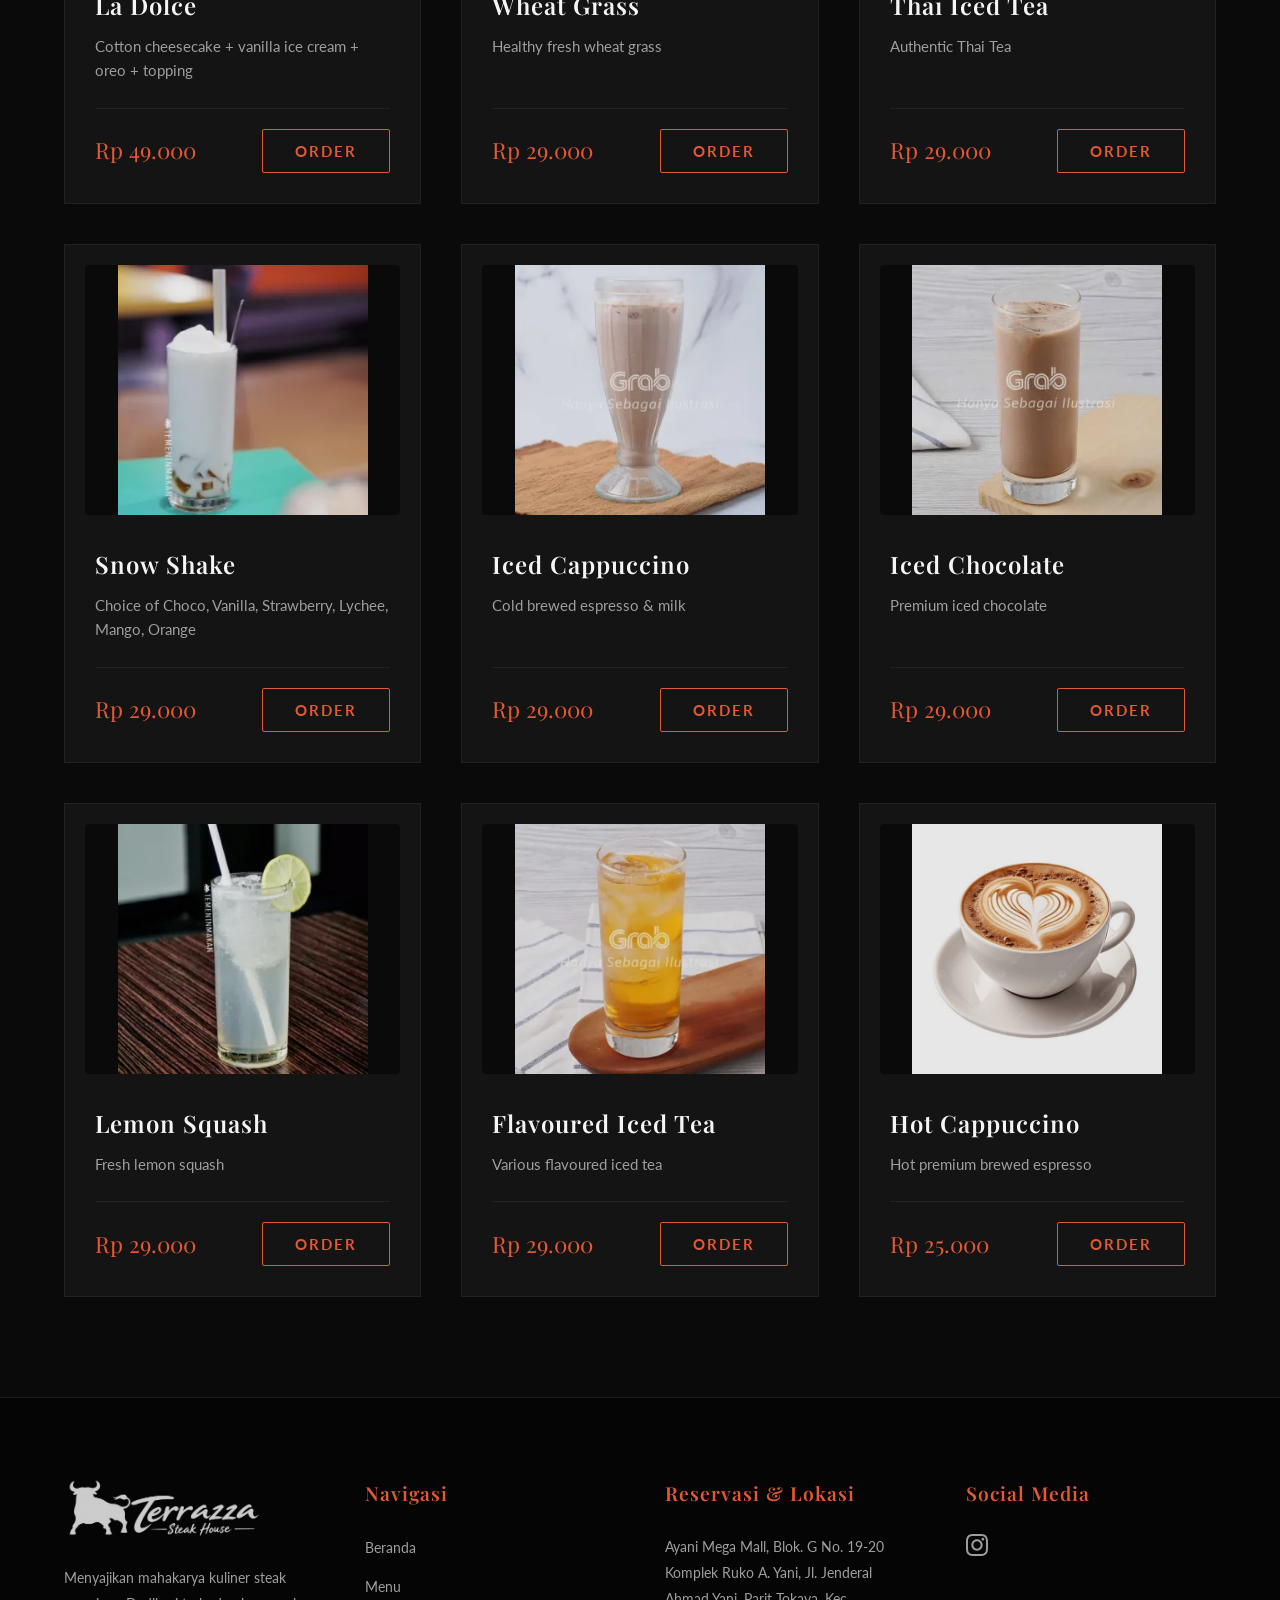
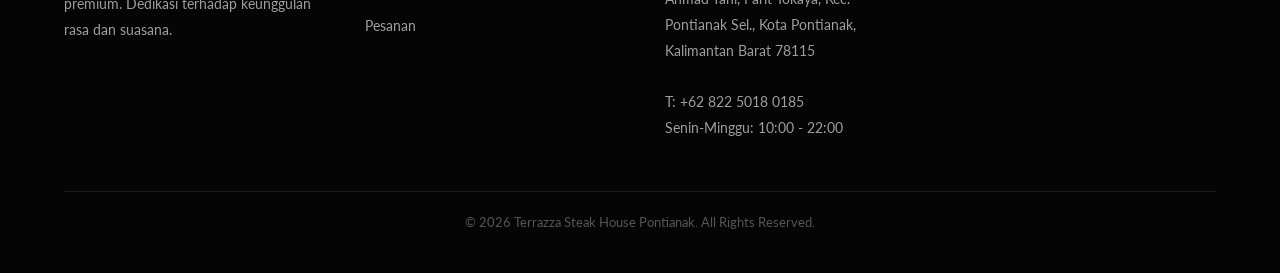
<file: menu.html>
<!DOCTYPE html>
<html lang="id">
<head>
    <meta charset="UTF-8">
    <title>Menu - Terrazza Steak House</title>
    <link rel="icon" type="image/" href="image/Title.png">
    <link rel="stylesheet" href="style.css">
</head>
<body>
    <nav>
        <a href="index.html" class="logo"><img src="image/Logo.png" alt="Logo"></a>
        <div class="nav-links">
            <a href="index.html">Beranda</a>
            <a href="menu.html" class="active">Menu</a>
            <a href="reservasi.html">Reservasi</a>
            <a href="antrian.html">Antrian</a>
        </div>
        <div class="nav-actions">
            <div class="cart-icon" onclick="window.location.href='order.html'">
                <svg width="24" height="24" viewBox="0 0 24 24" fill="none" stroke="currentColor" stroke-width="2" stroke-linecap="round" stroke-linejoin="round">
                    <circle cx="12" cy="12" r="4"></circle>
                    <path d="M4 3v3a2 2 0 0 0 4 0V3"></path>
                    <path d="M6 6v14"></path>
                    <ellipse cx="18" cy="5.5" rx="2" ry="2.5"></ellipse>
                    <path d="M18 8v12"></path>
                </svg>
                <span class="cart-badge">0</span>
            </div>
        </div>
    </nav>

    <section class="menu-page-section">
        <h1 class="section-title">The Masterpiece</h1>
        <p class="section-subtitle">Koleksi Kuliner Kami</p>
        
        <div class="category-filters" id="categoryFilters">
            <button class="cat-btn active" data-category="All">All</button>
            <button class="cat-btn" data-category="Appetizer / Snacks">Appetizer / Snacks</button>
            <button class="cat-btn" data-category="Salad & Soup">Salad & Soup</button>
            <button class="cat-btn" data-category="Chicken">Chicken</button>
            <button class="cat-btn" data-category="Australian Prime Beef">Australian Prime Beef</button>
            <button class="cat-btn" data-category="Australian Wagyu Beef MB4+">Wagyu Beef MB4+</button>
            <button class="cat-btn" data-category="Australian Grain Fed Premium Beef">Grain Fed Premium</button>
            <button class="cat-btn" data-category="Premium Wagyu Tajima MB9+">Wagyu Tajima MB9+</button>
            <button class="cat-btn" data-category="Australian Lamb">Australian Lamb</button>
            <button class="cat-btn" data-category="Fish">Fish</button>
            <button class="cat-btn" data-category="Burgers">Burgers</button>
            <button class="cat-btn" data-category="Kebab">Kebab</button>
            <button class="cat-btn" data-category="Pasta">Pasta</button>
            <button class="cat-btn" data-category="Shabu-shabu">Shabu-shabu</button>
            <button class="cat-btn" data-category="Local Dishes">Local Dishes</button>
            <button class="cat-btn" data-category="Grill">Grill</button>
            <button class="cat-btn" data-category="Dessert">Dessert</button>
            <button class="cat-btn" data-category="Drinks">Drinks</button>
        </div>

        <div id="menu-container" class="menu-grid"></div>
    </section>

    <div class="modal-overlay" id="modal-variant">
        <div class="modal-content">
            <span class="close-modal" onclick="toggleModal('modal-variant', false)">&times;</span>
            <h2 id="var-menu-name" class="modal-menu-name">Menu</h2>
            <p id="var-menu-price" class="modal-menu-price"></p>
            
            <form id="form-variant">
                <div class="form-group">
                    <label>Side Dish</label>
                    <div class="radio-group">
                        <input type="radio" id="sd1" name="sidedish" value="French Fries"><label for="sd1">French Fries</label>
                        <input type="radio" id="sd2" name="sidedish" value="Mashed Potato"><label for="sd2">Mashed Potato</label>
                    </div>
                </div>
                <div class="form-group">
                    <label>Steak Doneness</label>
                    <div class="radio-group">
                        <input type="radio" id="dn1" name="doneness" value="Rare"><label for="dn1">Rare</label>
                        <input type="radio" id="dn2" name="doneness" value="Medium Rare"><label for="dn2">Medium Rare</label>
                        <input type="radio" id="dn3" name="doneness" value="Medium"><label for="dn3">Medium</label>
                        <input type="radio" id="dn4" name="doneness" value="Medium Well"><label for="dn4">Medium Well</label>
                        <input type="radio" id="dn5" name="doneness" value="Well Done"><label for="dn5">Well Done</label>
                    </div>
                </div>
                <div class="form-group">
                    <label>Signature Sauce</label>
                    <div class="radio-group">
                        <input type="radio" id="sc1" name="sauce" value="Honey Mustard BBQ"><label for="sc1">Honey Mustard BBQ</label>
                        <input type="radio" id="sc2" name="sauce" value="Italian Herbs"><label for="sc2">Italian Herbs</label>
                        <input type="radio" id="sc3" name="sauce" value="Korean BBQ"><label for="sc3">Korean BBQ</label>
                        <input type="radio" id="sc4" name="sauce" value="Cajun"><label for="sc4">Cajun</label>
                        <input type="radio" id="sc5" name="sauce" value="Chili Paste"><label for="sc5">Chili Paste</label>
                    </div>
                </div>
            </form>
            <br>
            <button class="btn-cta btn-full-width" id="btn-add-variant" onclick="submitVariant()" disabled>Tambahkan ke Keranjang</button>
        </div>
    </div>

    <div class="modal-overlay" id="modal-fish">
        <div class="modal-content">
            <span class="close-modal" onclick="toggleModal('modal-fish', false)">&times;</span>
            <h2 id="fish-menu-name" class="modal-menu-name">Menu</h2>
            <p id="fish-menu-price" class="modal-menu-price"></p>
            
            <form id="form-fish">
                <div class="form-group">
                    <label>Pilihan Saus (Signature Sauce)</label>
                    <div class="radio-group">
                        <input type="radio" id="fsc1" name="sauce" value="Honey Mustard BBQ"><label for="fsc1">Honey Mustard BBQ</label>
                        <input type="radio" id="fsc2" name="sauce" value="Korean BBQ"><label for="fsc2">Korean BBQ</label>
                        <input type="radio" id="fsc3" name="sauce" value="Italian Herbs"><label for="fsc3">Italian Herbs</label>
                        <input type="radio" id="fsc4" name="sauce" value="Cajun"><label for="fsc4">Cajun</label>
                        <input type="radio" id="fsc5" name="sauce" value="Chili Paste"><label for="fsc5">Chili Paste</label>
                    </div>
                </div>
            </form>
            <br>
            <button class="btn-cta btn-full-width" id="btn-add-fish" onclick="submitFish()" disabled>Tambahkan ke Keranjang</button>
        </div>
    </div>

    <div class="modal-overlay" id="modal-bbq">
        <div class="modal-content">
            <span class="close-modal" onclick="toggleModal('modal-bbq', false)">&times;</span>
            <h2 class="bbq-title">Premium Yakiniku</h2>
            <p class="bbq-subtitle">Kustomisasi pengalaman memanggang Anda. Silakan pilih minimal 3 item.</p>
            
            <div id="bbq-list"></div>
            
            <div class="bbq-total-wrapper">
                <h3 id="bbq-total-price" class="bbq-total-price">Total: Rp 0</h3>
            </div>
            <button class="btn-cta btn-full-width mt-20" id="btn-add-bbq" onclick="submitBBQ()" disabled>Pilih Min. 3 Item</button>
        </div>
    </div>

    <footer>
        <div class="footer-grid">
            <div class="footer-col">
                <img src="image/Logo.png" alt="Logo" class="footer-logo">
                <p>Menyajikan mahakarya kuliner steak premium. Dedikasi terhadap keunggulan rasa dan suasana.</p>
            </div>
            <div class="footer-col">
                <h4>Navigasi</h4>
                <ul class="footer-nav-list">
                    <li><a href="index.html">Beranda</a></li>
                    <li><a href="menu.html">Menu</a></li>
                    <li><a href="order.html">Pesanan</a></li>
                </ul>
            </div>
            <div class="footer-col">
                <h4>Reservasi & Lokasi</h4>
                <p>Ayani Mega Mall, Blok. G No. 19-20 Komplek Ruko A. Yani, Jl. Jenderal Ahmad Yani, Parit Tokaya, Kec. Pontianak Sel., Kota Pontianak, Kalimantan Barat 78115</p><br>
                <p class="footer-contact-highlight">T: +62 822 5018 0185</p>
                <p>Senin-Minggu: 10:00 - 22:00</p>
            </div>
            <div class="footer-col">
                <h4>Social Media</h4>
                <div class="social-icons">
                    <a href="https://www.instagram.com/terrazzasteakhouse/" target="_blank" rel="noopener noreferrer"><svg viewBox="0 0 24 24"><path d="M12 2.163c3.204 0 3.584.012 4.85.07 3.252.148 4.771 1.691 4.919 4.919.058 1.265.069 1.645.069 4.849 0 3.205-.012 3.584-.069 4.849-.149 3.225-1.664 4.771-4.919 4.919-1.266.058-1.644.07-4.85.07-3.204 0-3.584-.012-4.849-.07-3.26-.149-4.771-1.699-4.919-4.92-.058-1.265-.07-1.644-.07-4.849 0-3.204.013-3.583.07-4.849.149-3.227 1.664-4.771 4.919-4.919 1.266-.057 1.645-.069 4.849-.069zm0-2.163c-3.259 0-3.667.014-4.947.072-4.358.2-6.78 2.618-6.98 6.98-.059 1.281-.073 1.689-.073 4.948 0 3.259.014 3.668.072 4.948.2 4.358 2.618 6.78 6.98 6.98 1.281.058 1.689.072 4.948.072 3.259 0 3.668-.014 4.948-.072 4.354-.2 6.782-2.618 6.979-6.98.059-1.28.073-1.689.073-4.948 0-3.259-.014-3.667-.072-4.947-.196-4.354-2.617-6.78-6.979-6.98-1.281-.059-1.69-.073-4.949-.073zm0 5.838c-3.403 0-6.162 2.759-6.162 6.162s2.759 6.163 6.162 6.163 6.162-2.759 6.162-6.163c0-3.403-2.759-6.162-6.162-6.162zm0 10.162c-2.209 0-4-1.79-4-4 0-2.209 1.791-4 4-4s4 1.791 4 4c0 2.21-1.791 4-4 4zm6.406-11.845c-.796 0-1.441.645-1.441 1.44s.645 1.44 1.441 1.44c.795 0 1.439-.645 1.439-1.44s-.644-1.44-1.439-1.44z"/></svg></a>
                </div>
            </div>
        </div>
        <div class="copyright">&copy; 2026 Terrazza Steak House Pontianak. All Rights Reserved.</div>
    </footer>
    <script src="script.js"></script>
</body>
</html>
</file>
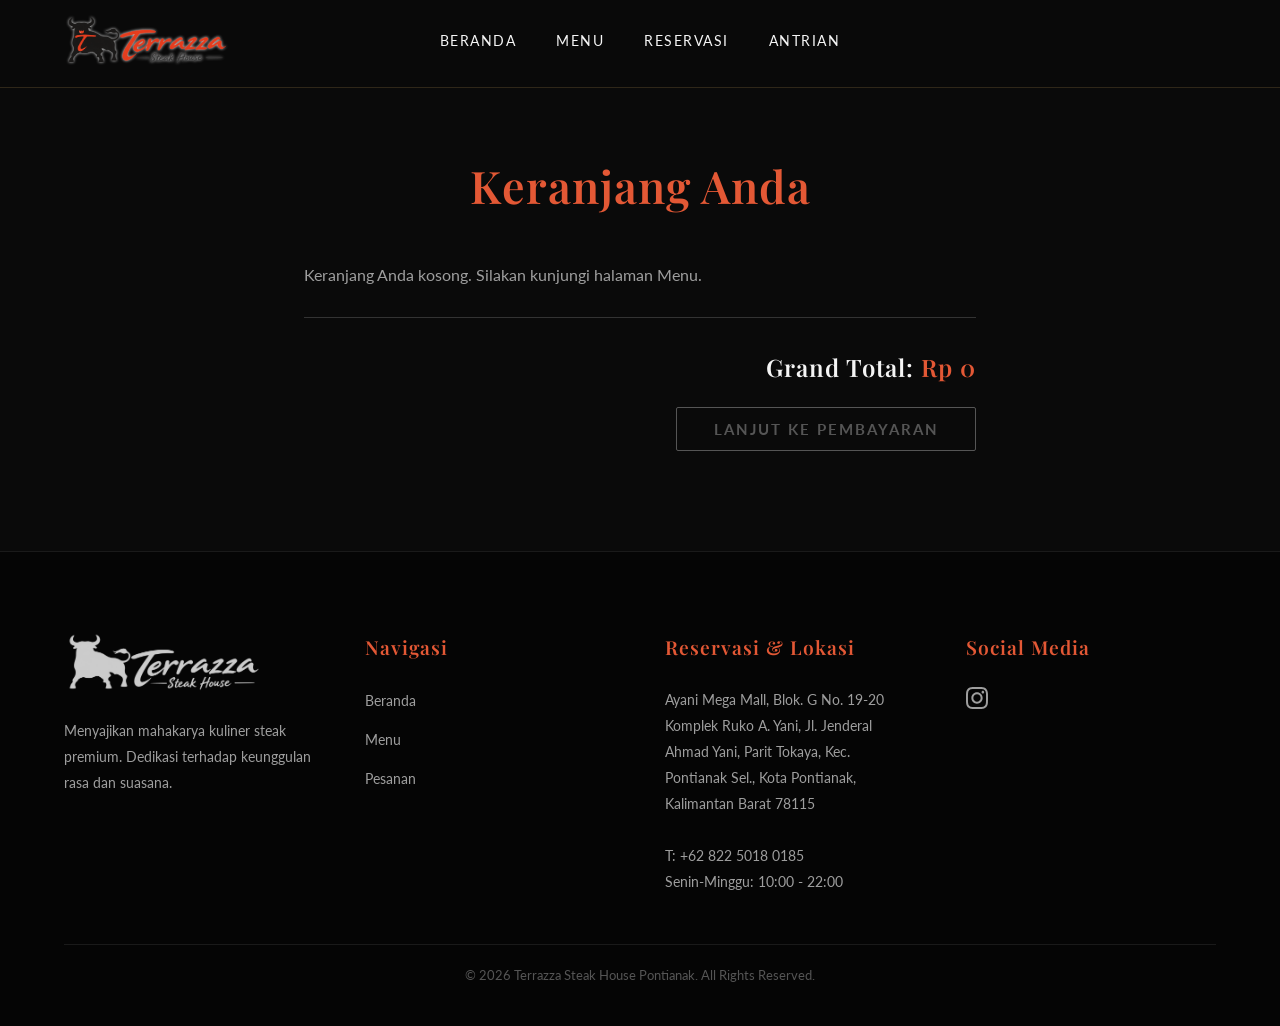
<file: order.html>
<!DOCTYPE html>
<html lang="id">
<head>
    <meta charset="UTF-8">
    <title>Pesanan - Terrazza</title>
    <link rel="icon" type="image/" href="image/Title.png">
    <link rel="stylesheet" href="style.css">
</head>
<body>
    <nav>
        <a href="index.html" class="logo"><img src="image/Logo.png" alt="Logo"></a>
        <div class="nav-links">
            <a href="index.html">Beranda</a>
            <a href="menu.html">Menu</a>
            <a href="reservasi.html">Reservasi</a>
            <a href="antrian.html">Antrian</a>
        </div>
    </nav>

    <section class="page-container-centered">
        <h1 class="section-title">Keranjang Anda</h1>
        
        <div id="order-list"></div>
        
        <div class="order-total-wrapper">
            <h2 class="order-total-heading">
                Grand Total: <span id="order-total">Rp 0</span>
            </h2>
            <button id="btn-checkout" class="btn-cta btn-full-width" onclick="goToPayment('order')">Lanjut ke Pembayaran</button>
        </div>
    </section>

    <footer>
        <div class="footer-grid">
            <div class="footer-col">
                <img src="image/Logo.png" alt="Logo" class="footer-logo">
                <p>Menyajikan mahakarya kuliner steak premium. Dedikasi terhadap keunggulan rasa dan suasana.</p>
            </div>
            <div class="footer-col">
                <h4>Navigasi</h4>
                <ul class="footer-nav-list">
                    <li><a href="index.html">Beranda</a></li>
                    <li><a href="menu.html">Menu</a></li>
                    <li><a href="order.html">Pesanan</a></li>
                </ul>
            </div>
            <div class="footer-col">
                <h4>Reservasi & Lokasi</h4>
                <p>Ayani Mega Mall, Blok. G No. 19-20 Komplek Ruko A. Yani, Jl. Jenderal Ahmad Yani, Parit Tokaya, Kec. Pontianak Sel., Kota Pontianak, Kalimantan Barat 78115</p><br>
                <p class="footer-contact-highlight">T: +62 822 5018 0185</p>
                <p>Senin-Minggu: 10:00 - 22:00</p>
            </div>
            <div class="footer-col">
                <h4>Social Media</h4>
                <div class="social-icons">
                    <a href="https://www.instagram.com/terrazzasteakhouse/" target="_blank" rel="noopener noreferrer"><svg viewBox="0 0 24 24"><path d="M12 2.163c3.204 0 3.584.012 4.85.07 3.252.148 4.771 1.691 4.919 4.919.058 1.265.069 1.645.069 4.849 0 3.205-.012 3.584-.069 4.849-.149 3.225-1.664 4.771-4.919 4.919-1.266.058-1.644.07-4.85.07-3.204 0-3.584-.012-4.849-.07-3.26-.149-4.771-1.699-4.919-4.92-.058-1.265-.07-1.644-.07-4.849 0-3.204.013-3.583.07-4.849.149-3.227 1.664-4.771 4.919-4.919 1.266-.057 1.645-.069 4.849-.069zm0-2.163c-3.259 0-3.667.014-4.947.072-4.358.2-6.78 2.618-6.98 6.98-.059 1.281-.073 1.689-.073 4.948 0 3.259.014 3.668.072 4.948.2 4.358 2.618 6.78 6.98 6.98 1.281.058 1.689.072 4.948.072 3.259 0 3.668-.014 4.948-.072 4.354-.2 6.782-2.618 6.979-6.98.059-1.28.073-1.689.073-4.948 0-3.259-.014-3.667-.072-4.947-.196-4.354-2.617-6.78-6.979-6.98-1.281-.059-1.69-.073-4.949-.073zm0 5.838c-3.403 0-6.162 2.759-6.162 6.162s2.759 6.163 6.162 6.163 6.162-2.759 6.162-6.163c0-3.403-2.759-6.162-6.162-6.162zm0 10.162c-2.209 0-4-1.79-4-4 0-2.209 1.791-4 4-4s4 1.791 4 4c0 2.21-1.791 4-4 4zm6.406-11.845c-.796 0-1.441.645-1.441 1.44s.645 1.44 1.441 1.44c.795 0 1.439-.645 1.439-1.44s-.644-1.44-1.439-1.44z"/></svg></a>
                </div>
            </div>
        </div>
        <div class="copyright">&copy; 2026 Terrazza Steak House Pontianak. All Rights Reserved.</div>
    </footer>
    <script src="script.js"></script>
</body>
</html>
</file>
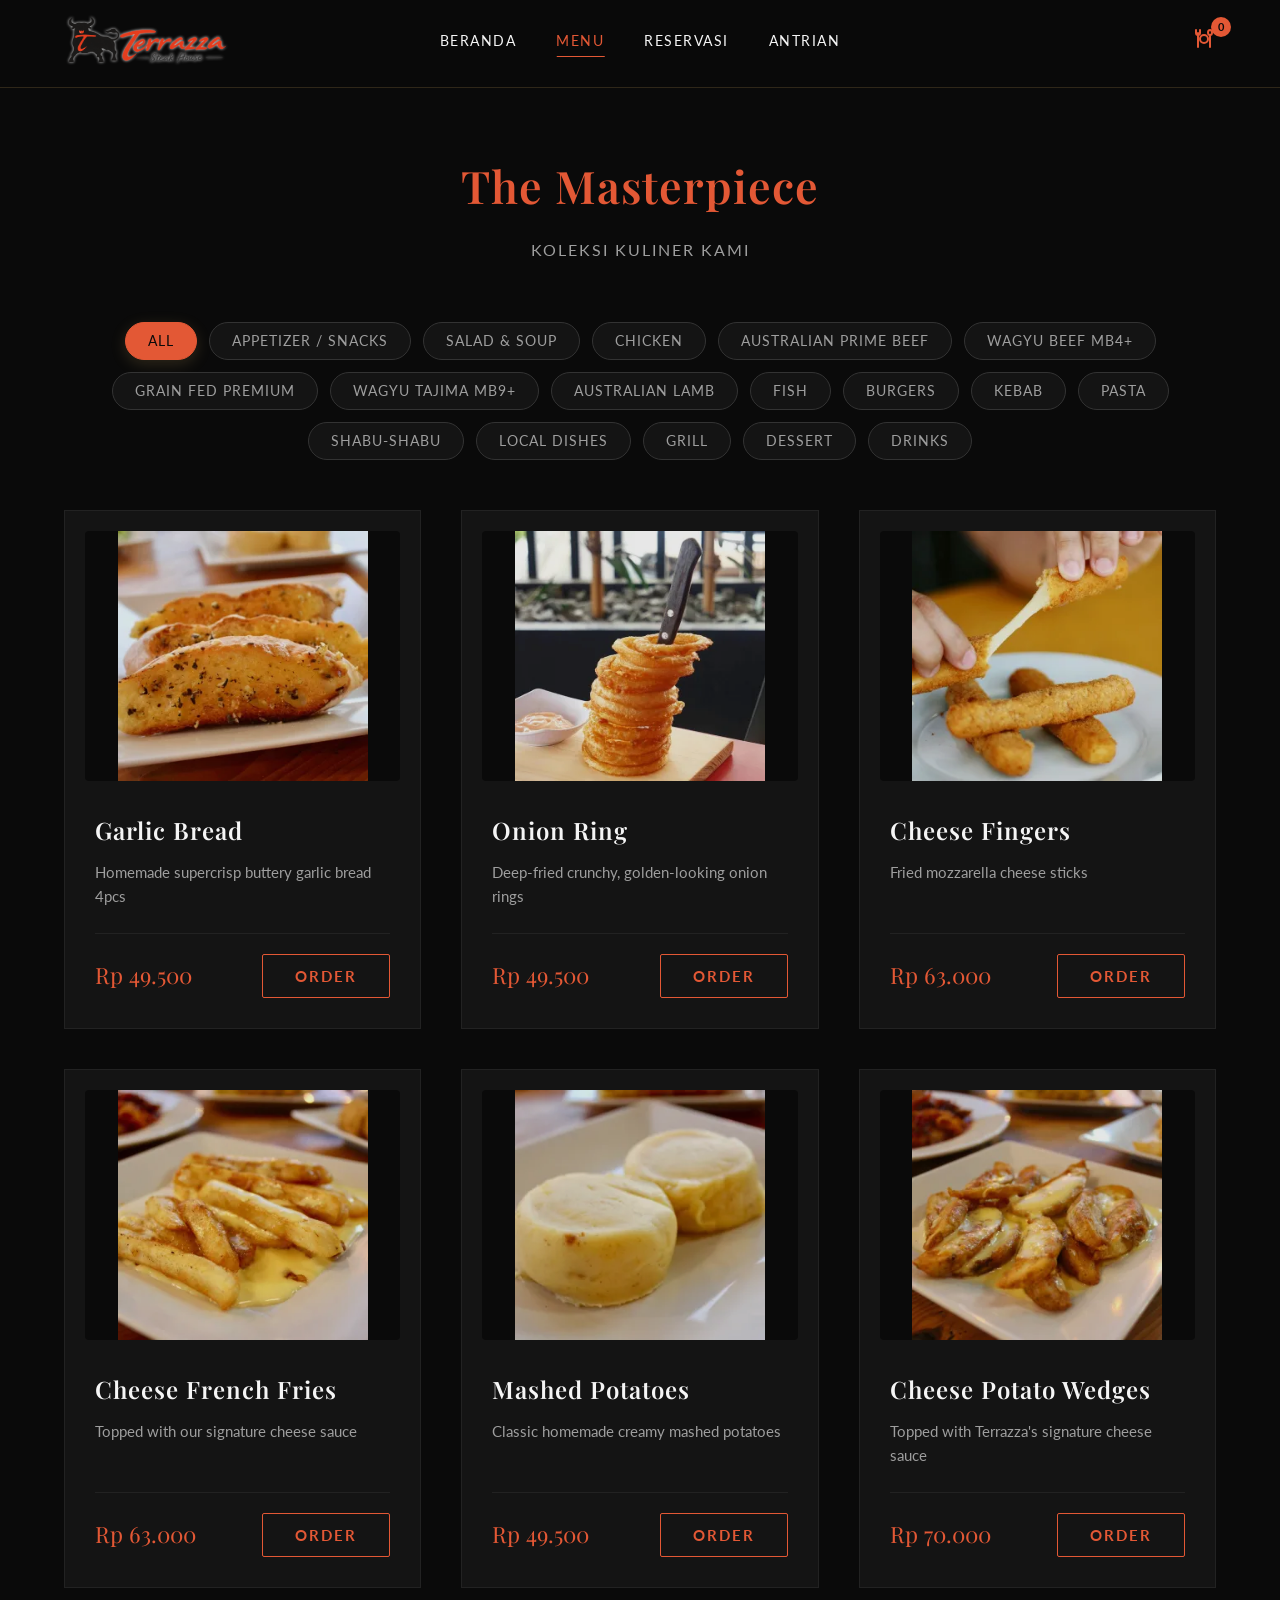
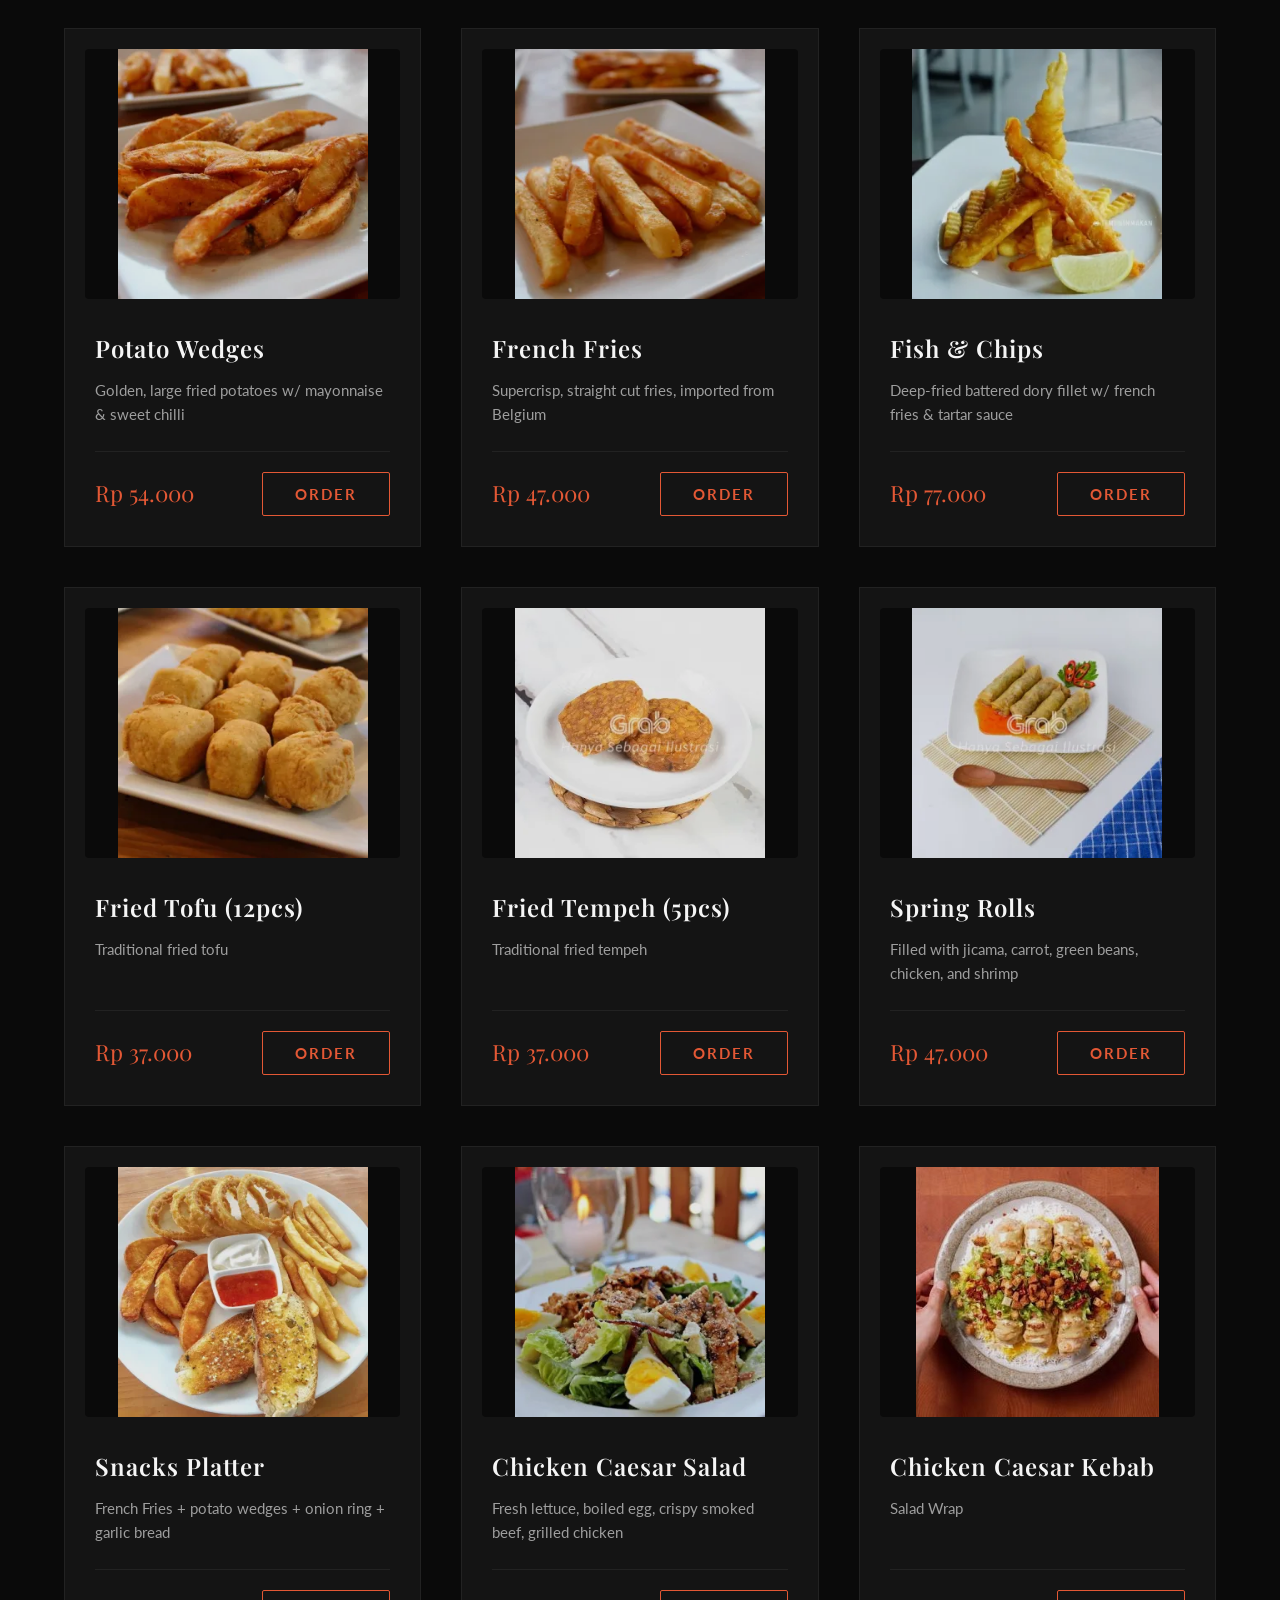
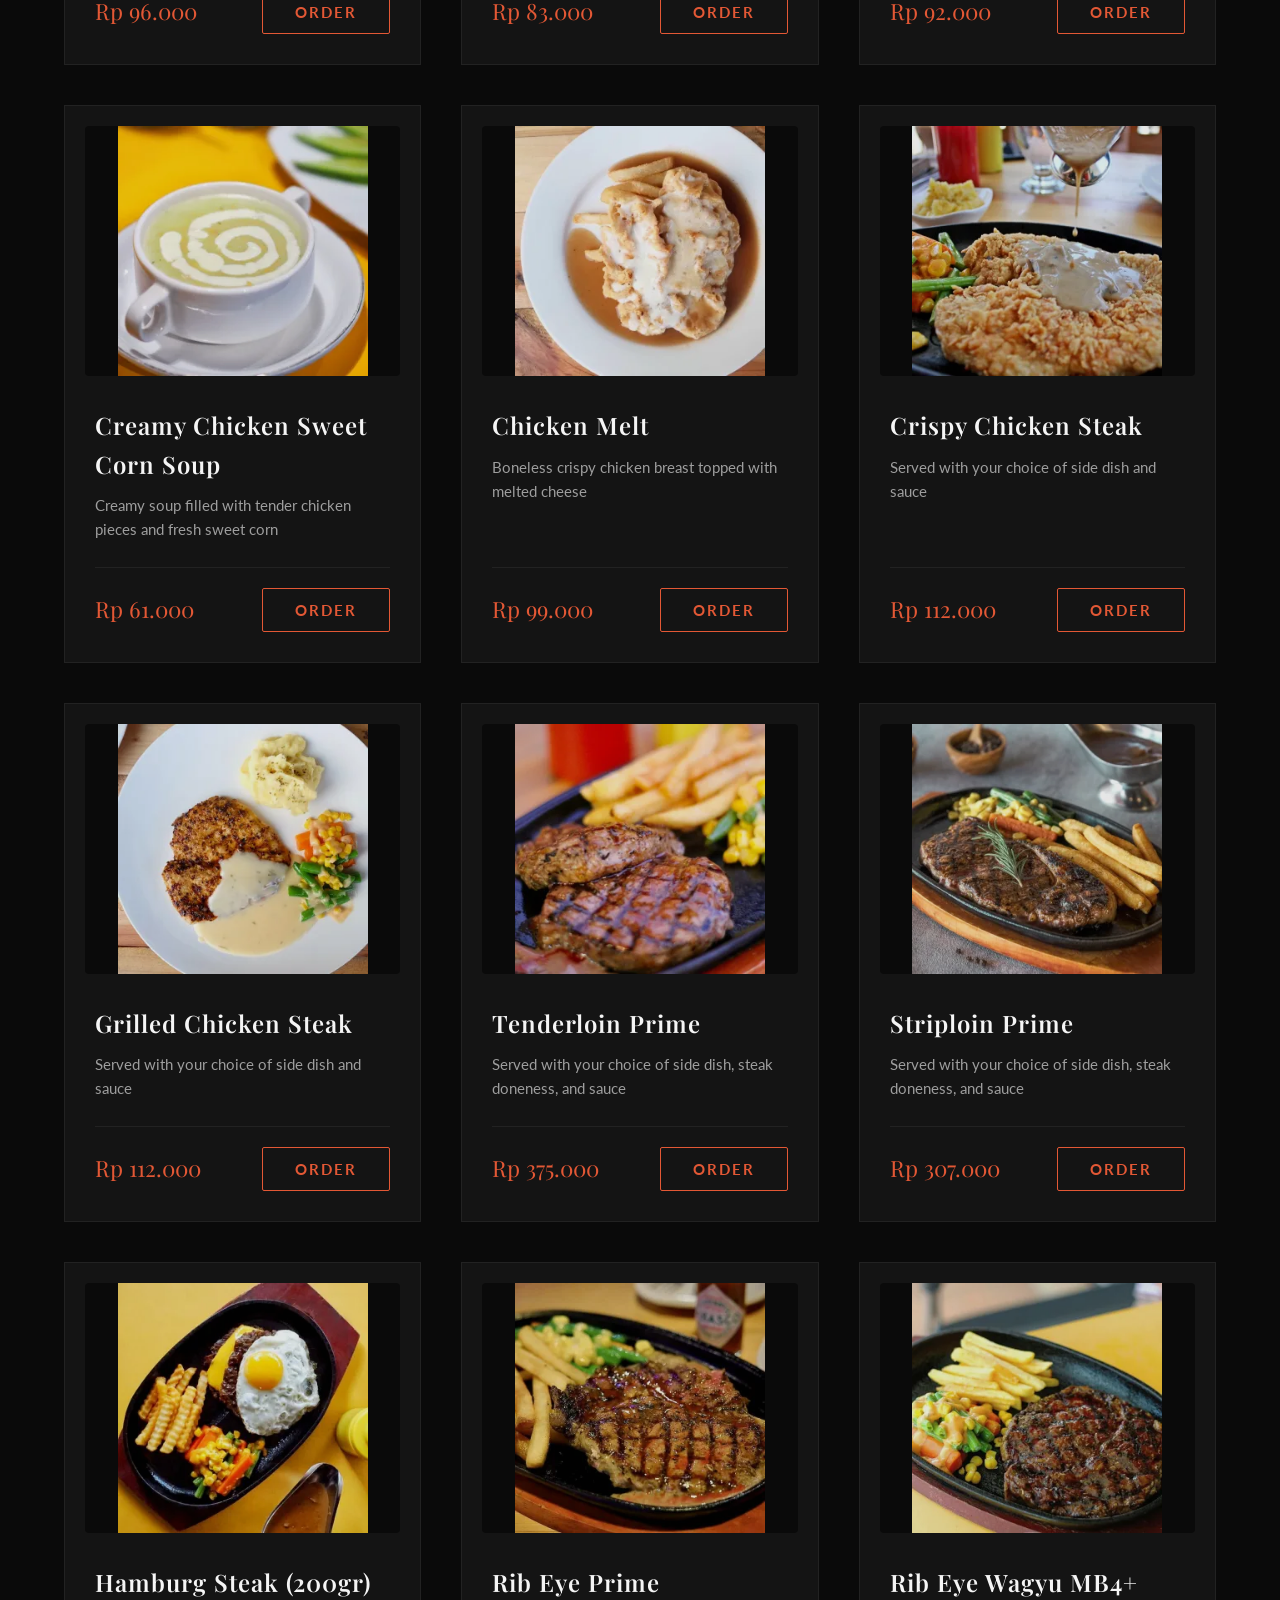
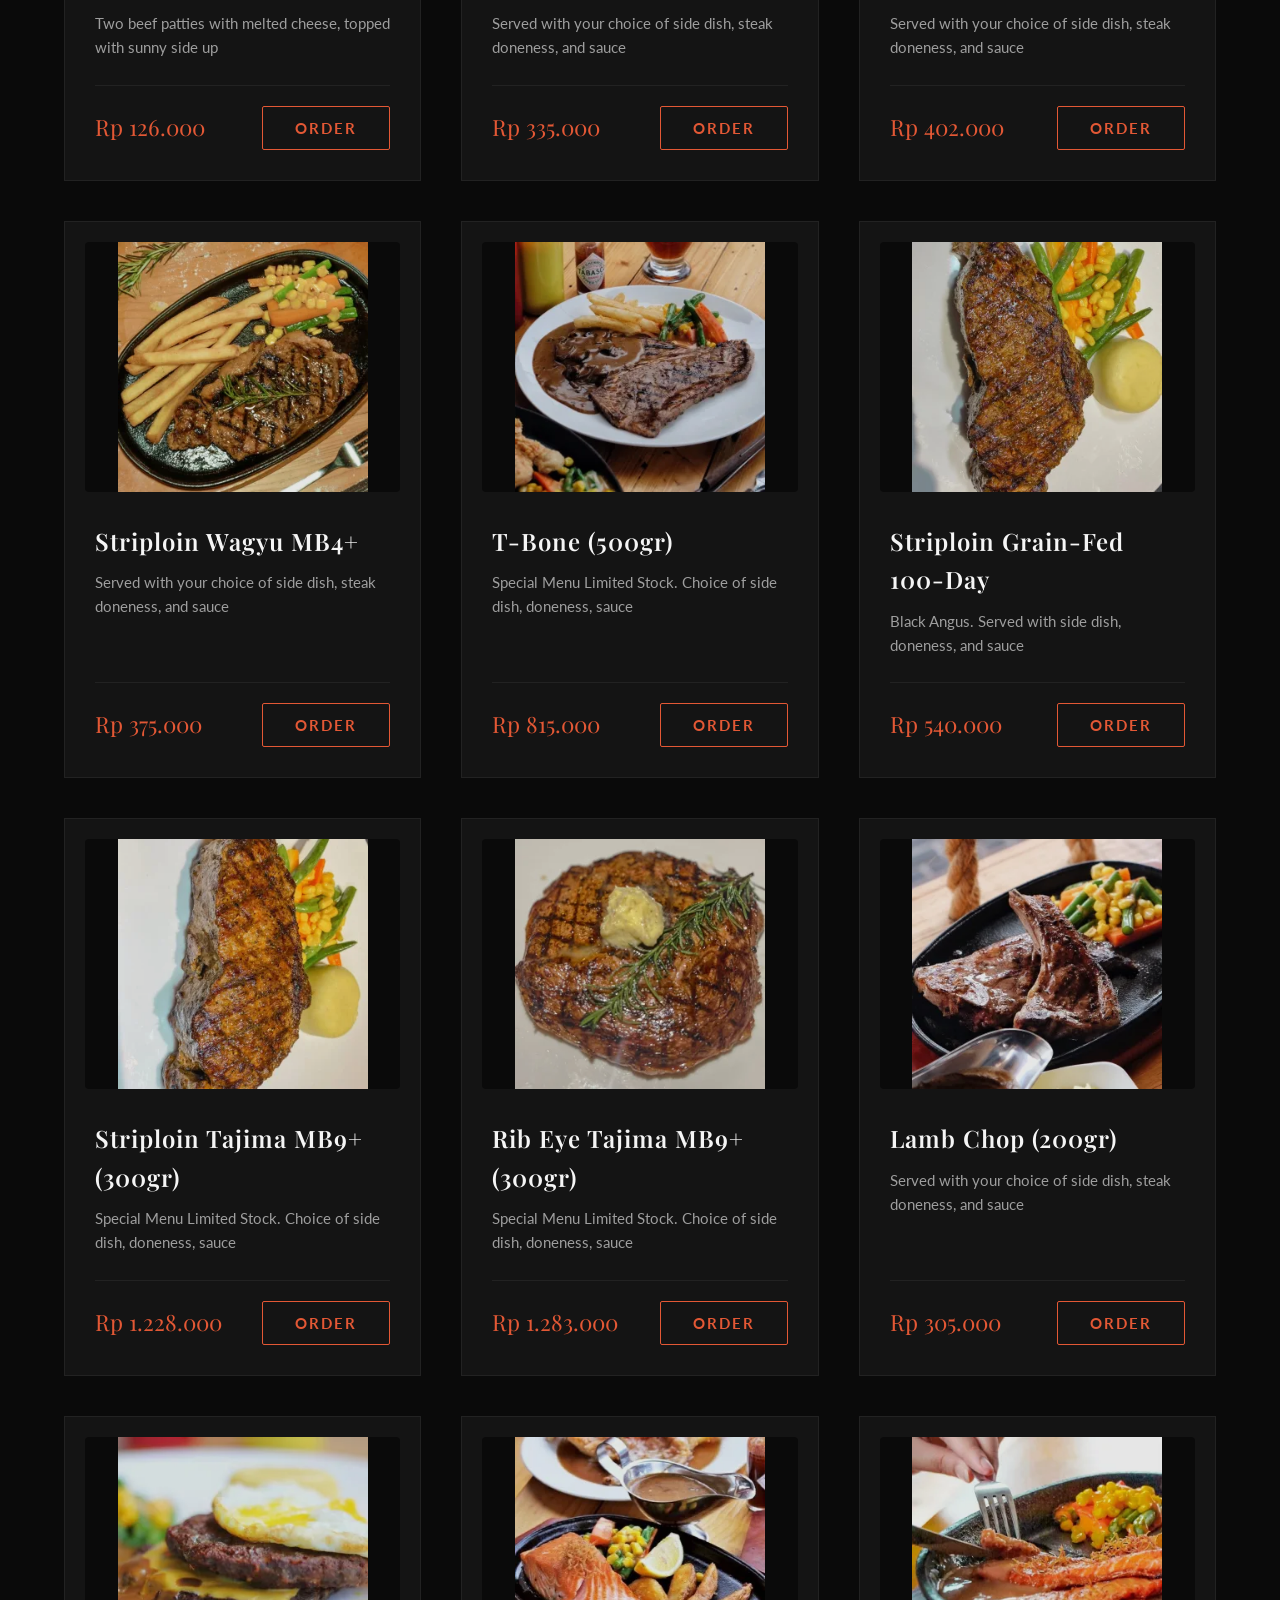
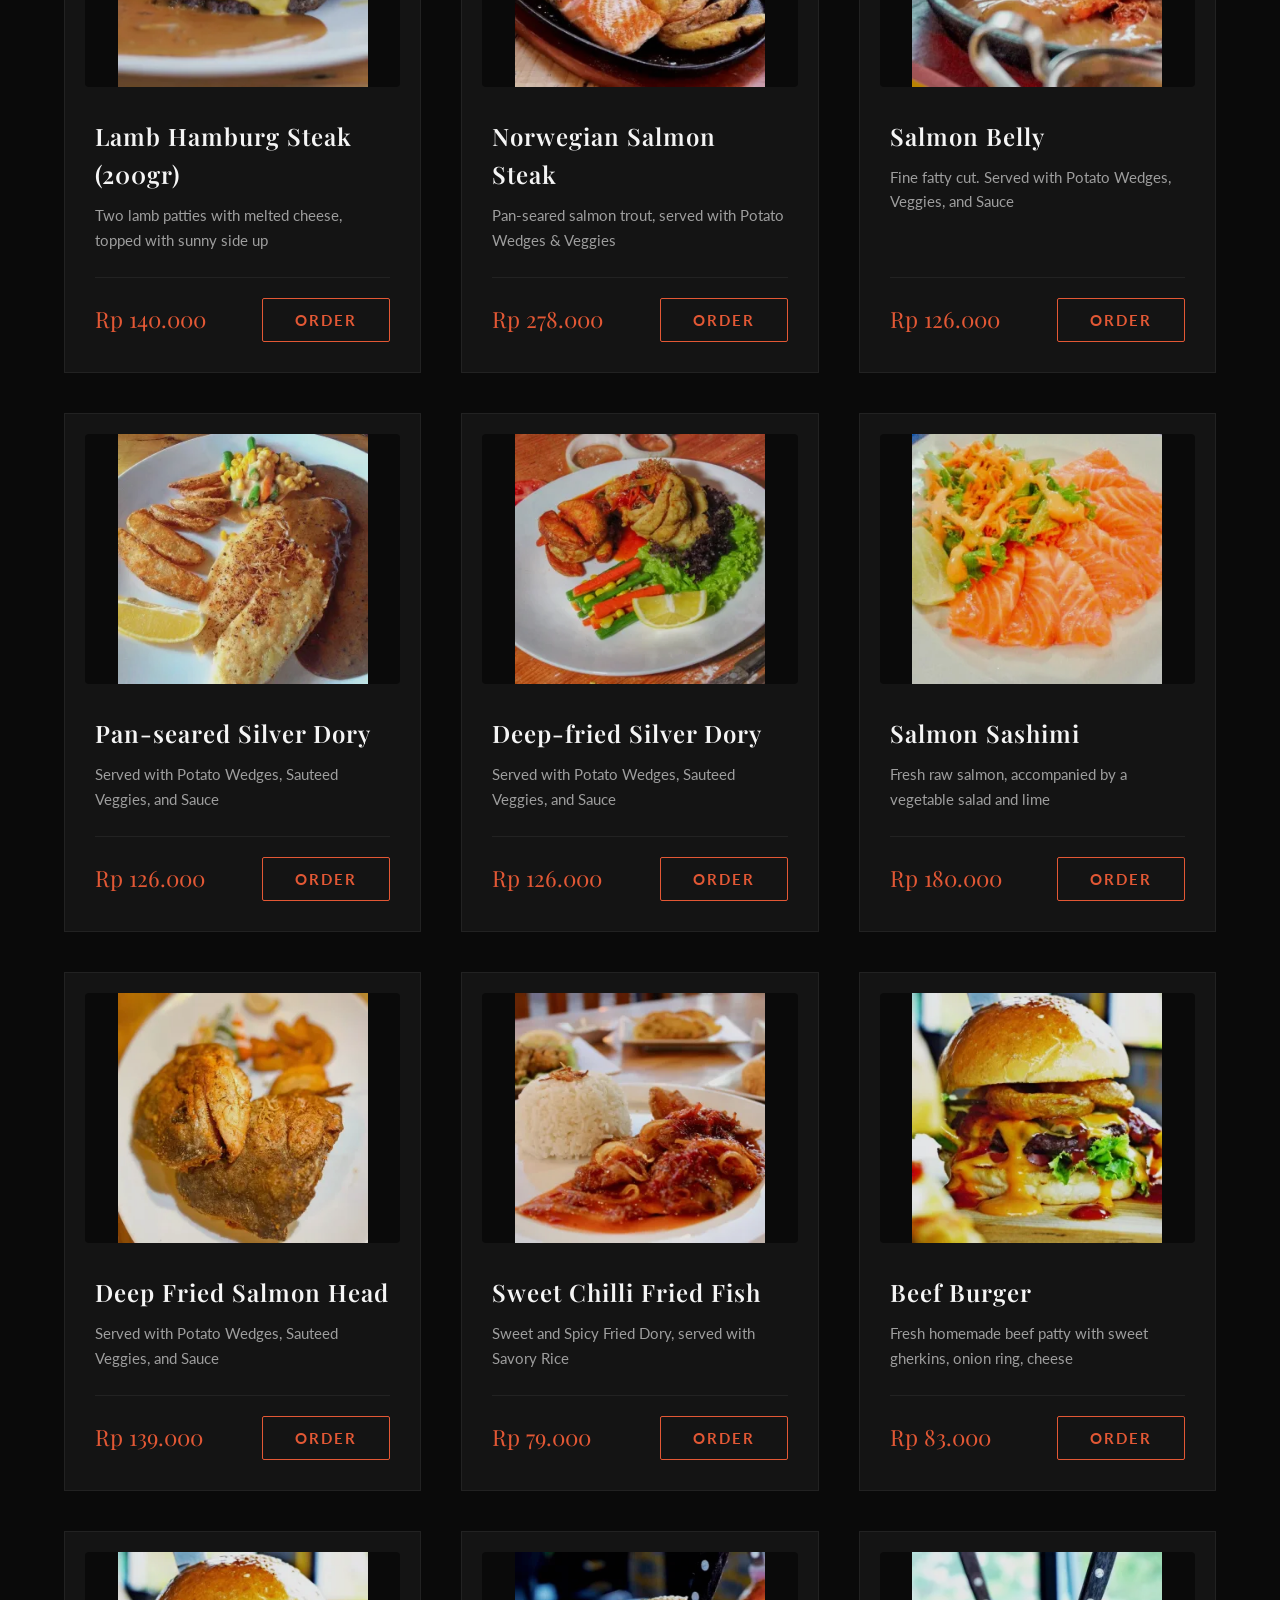
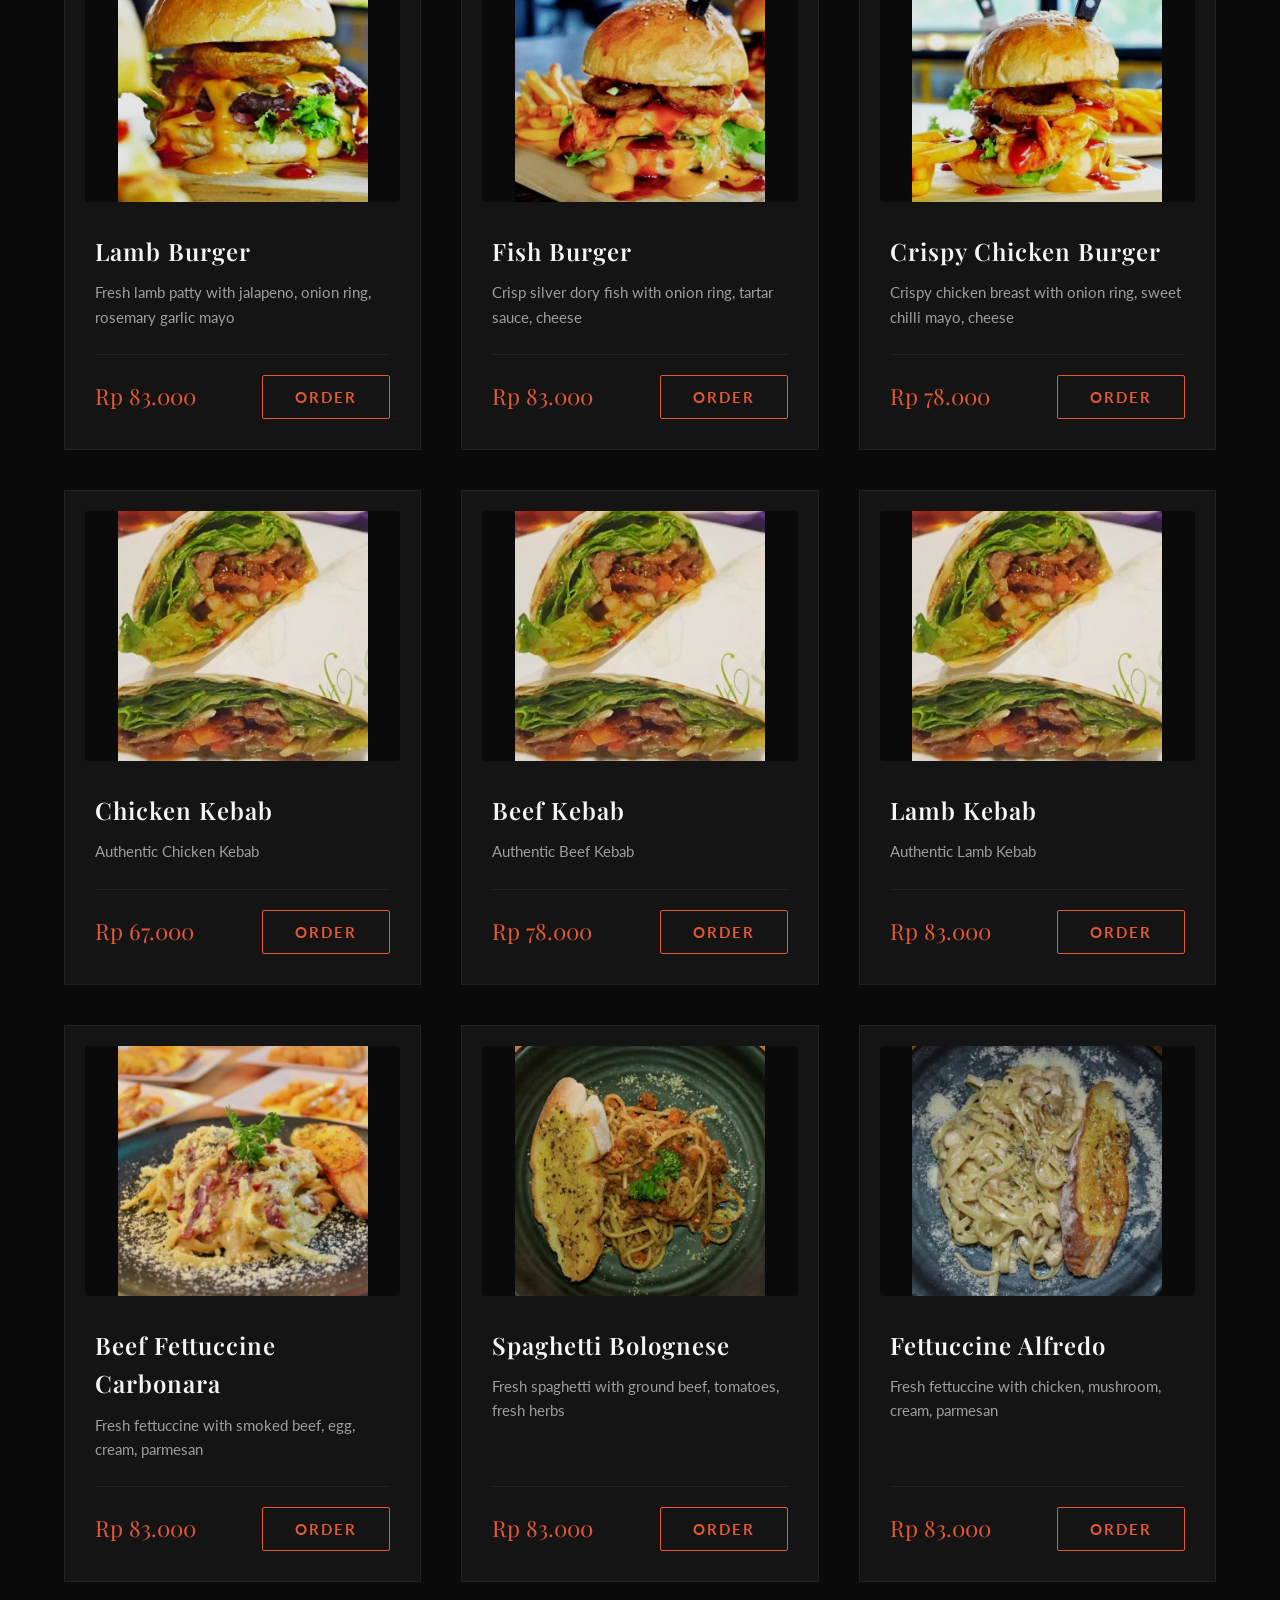
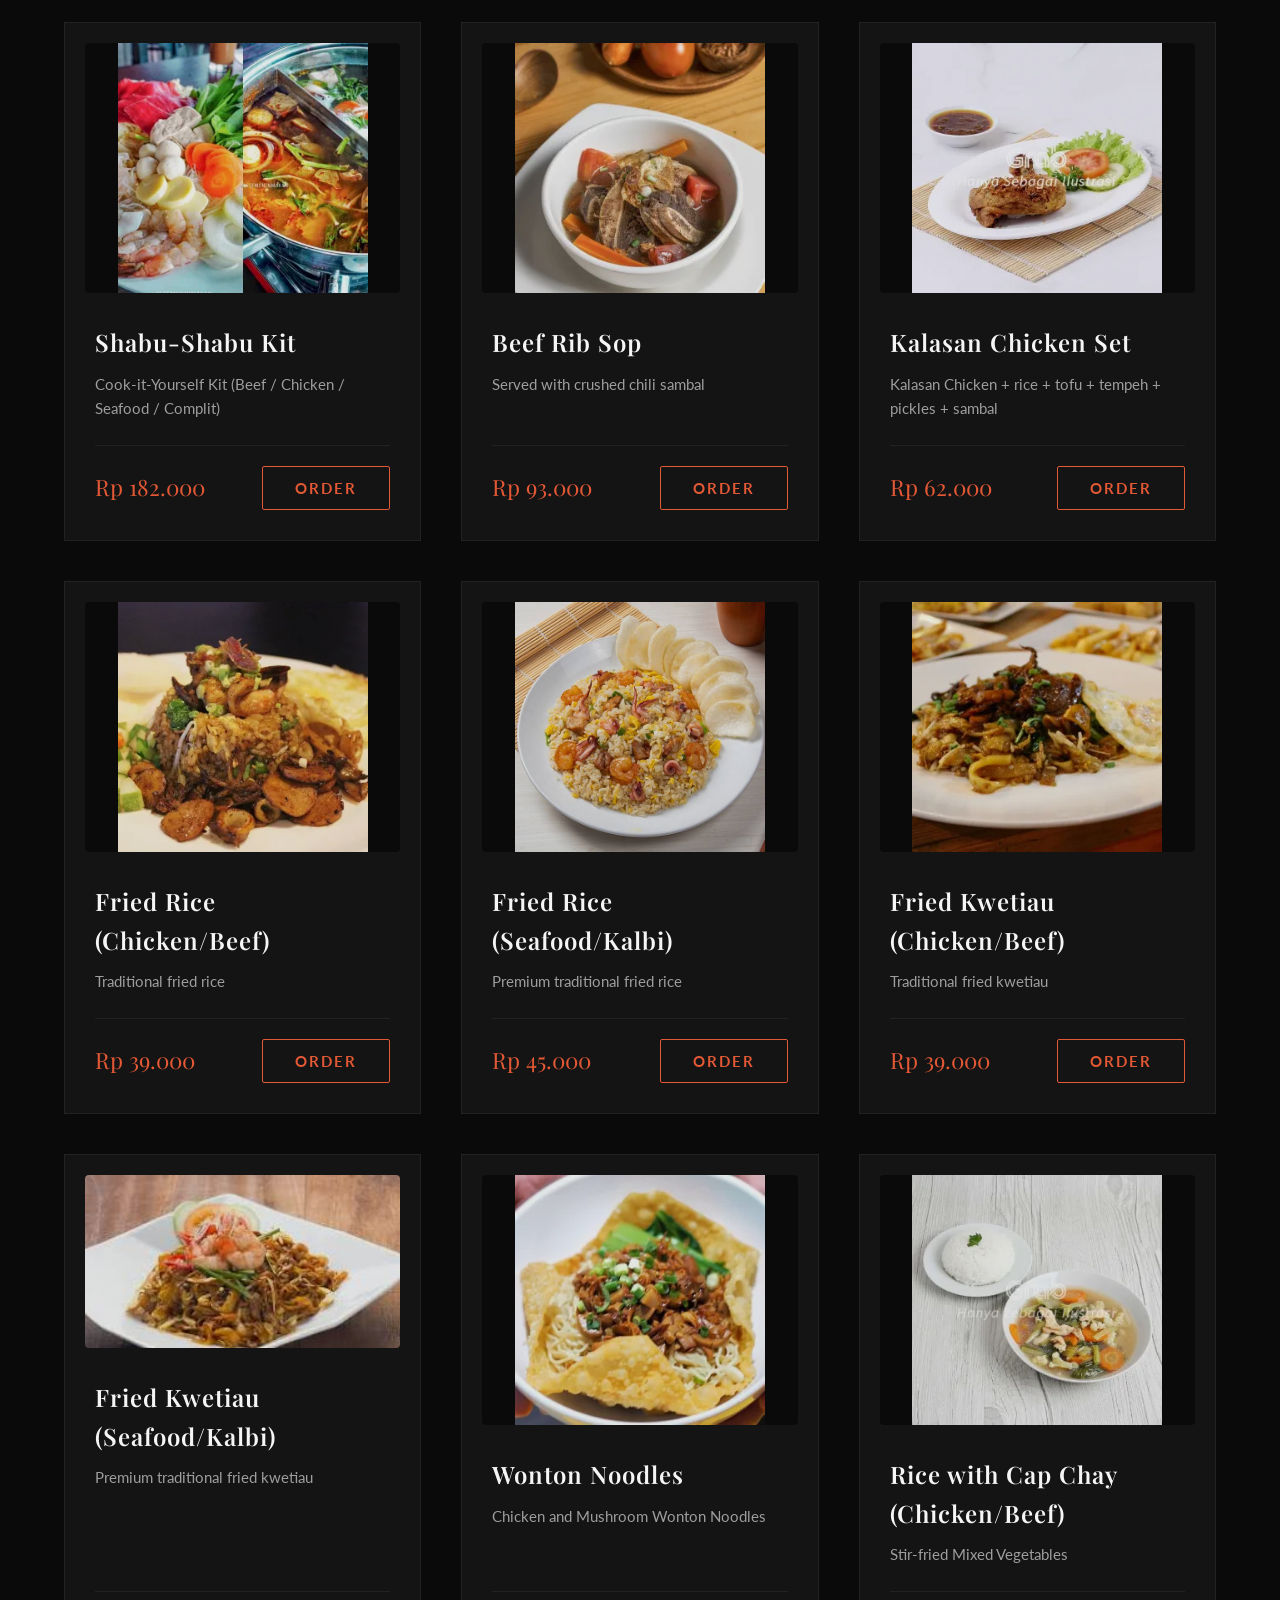
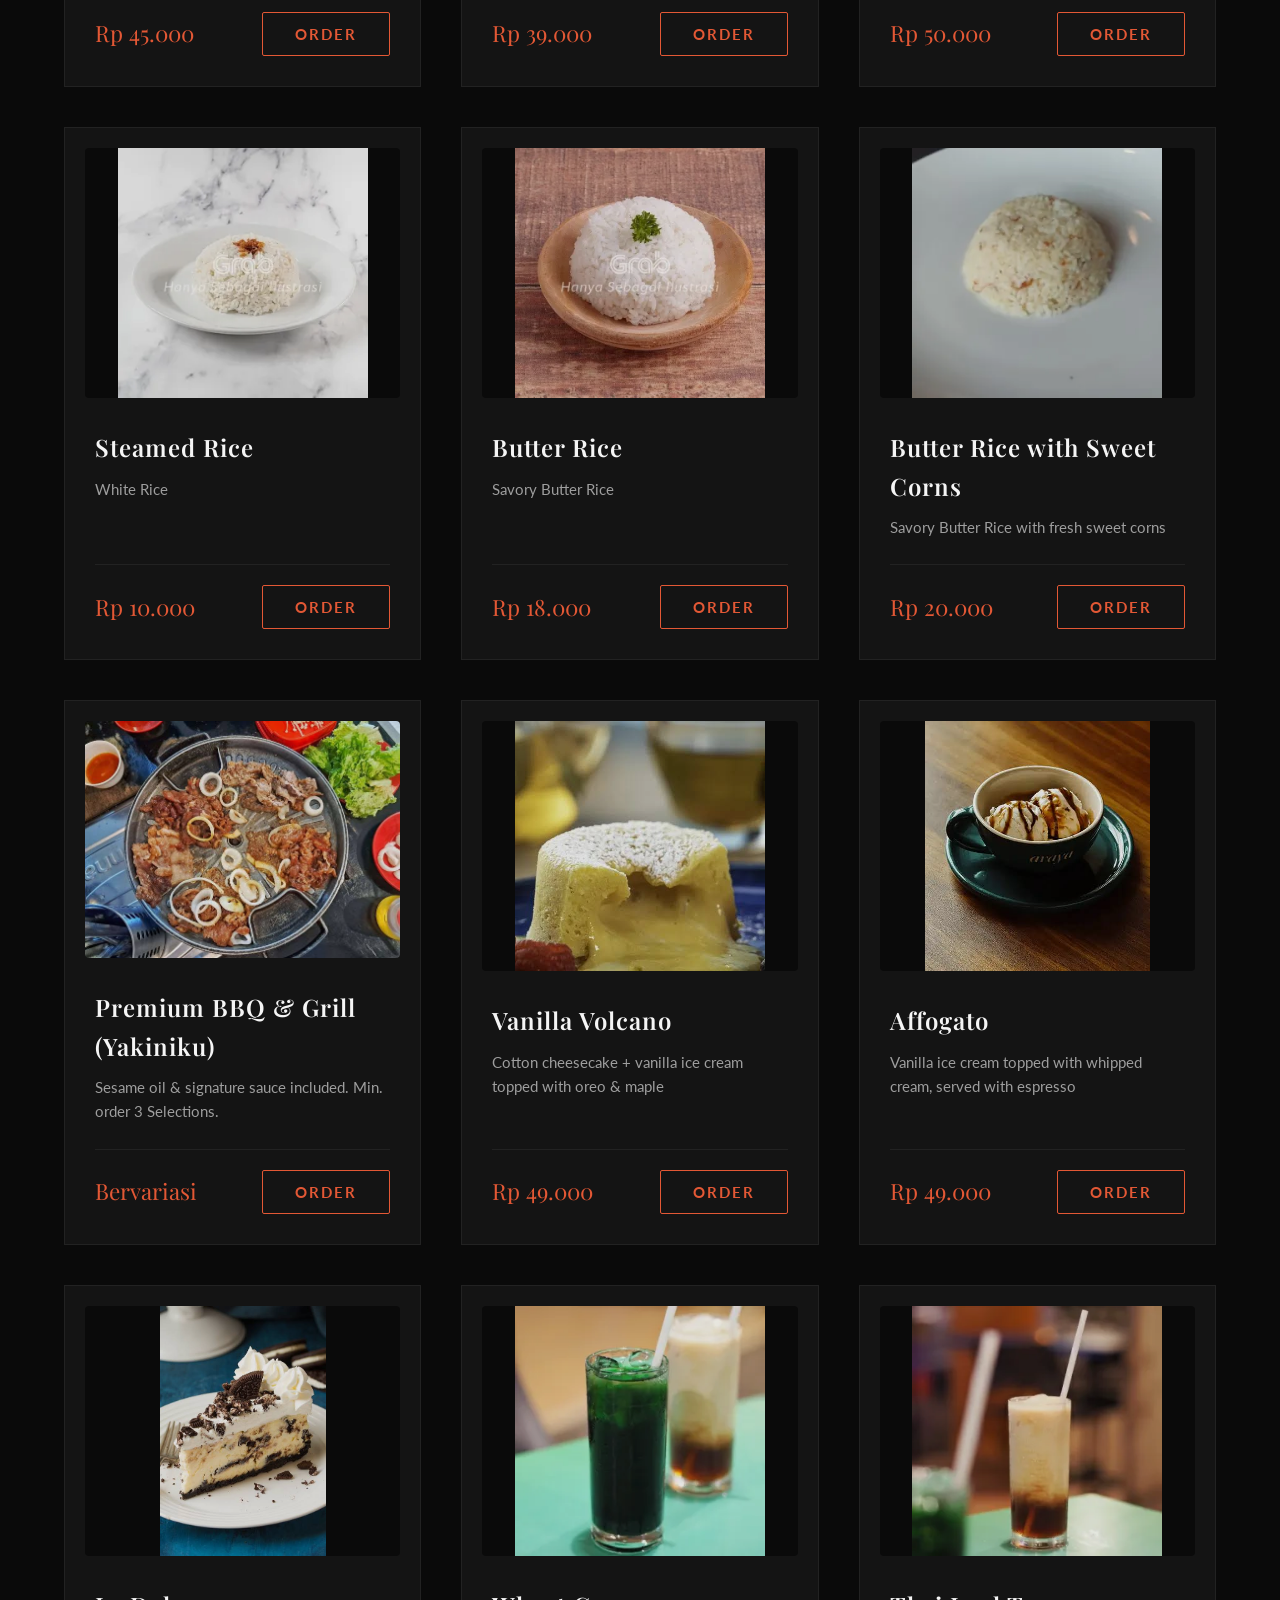
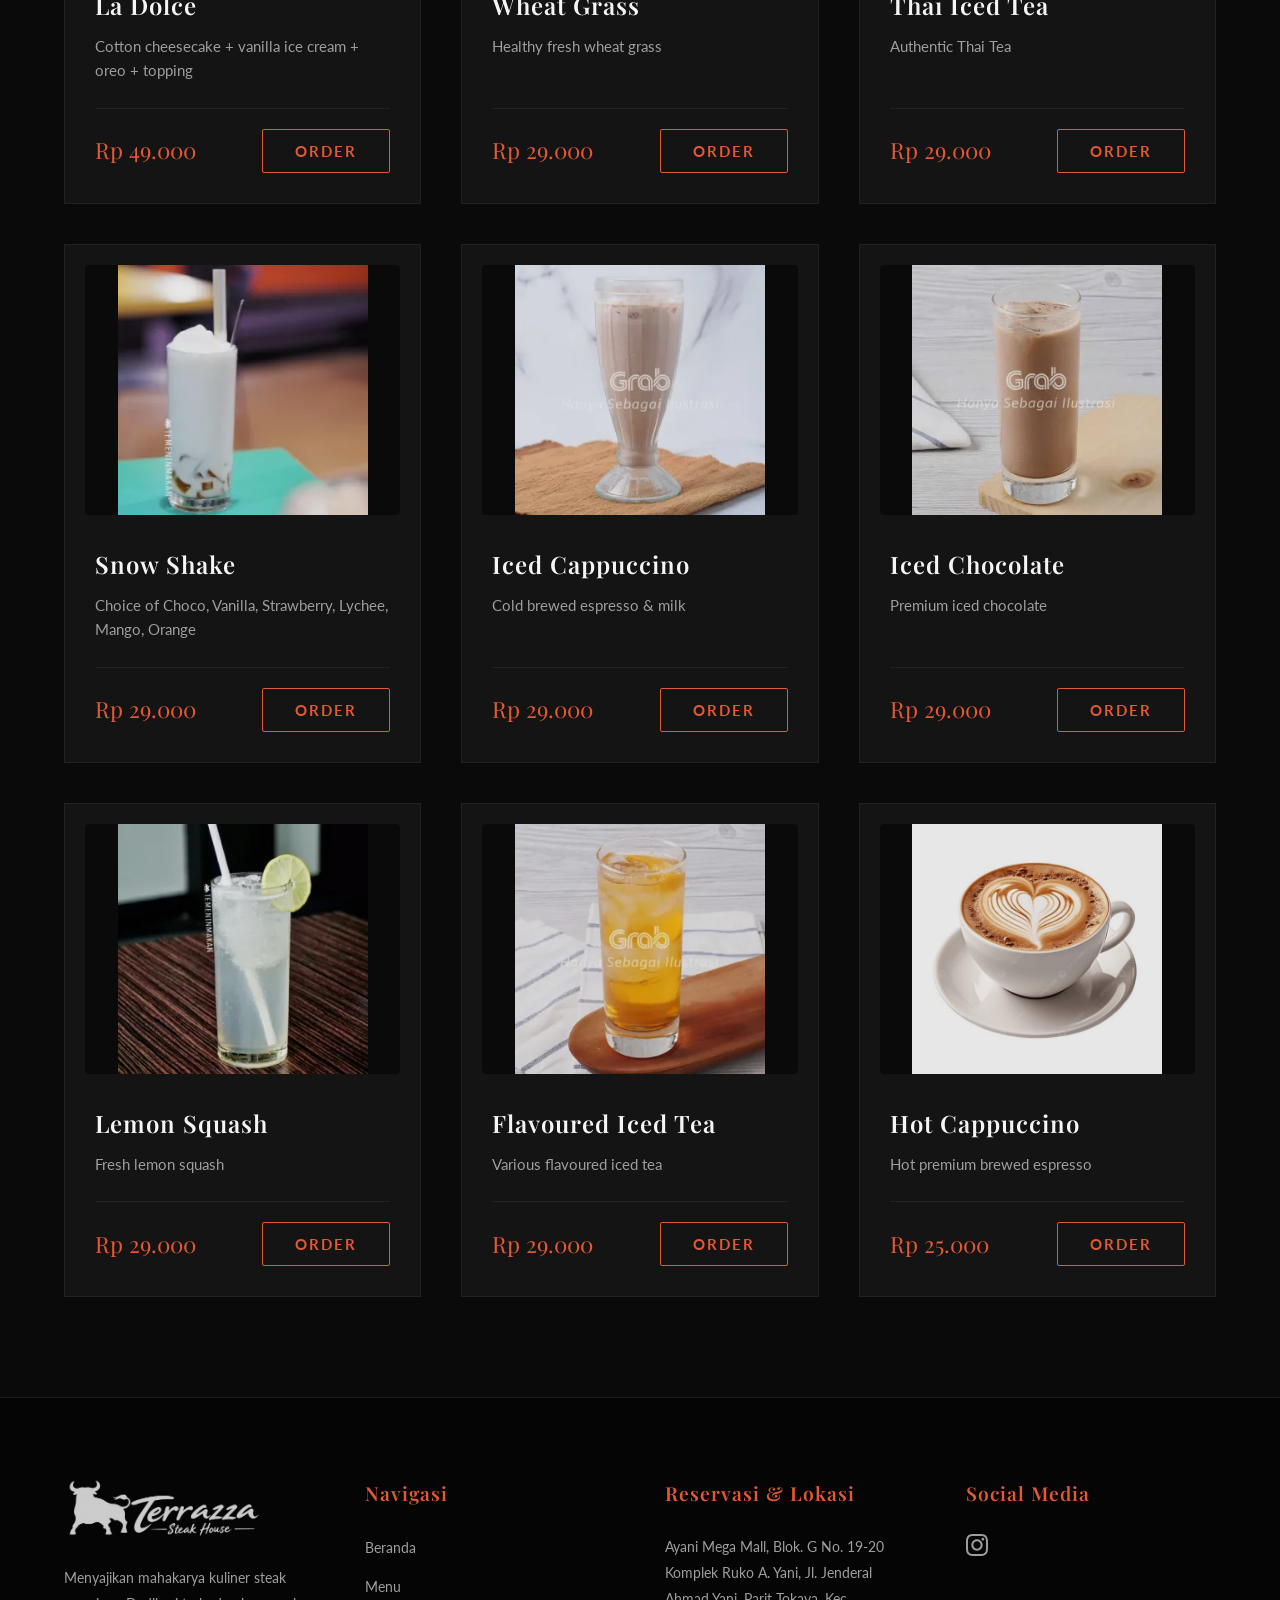
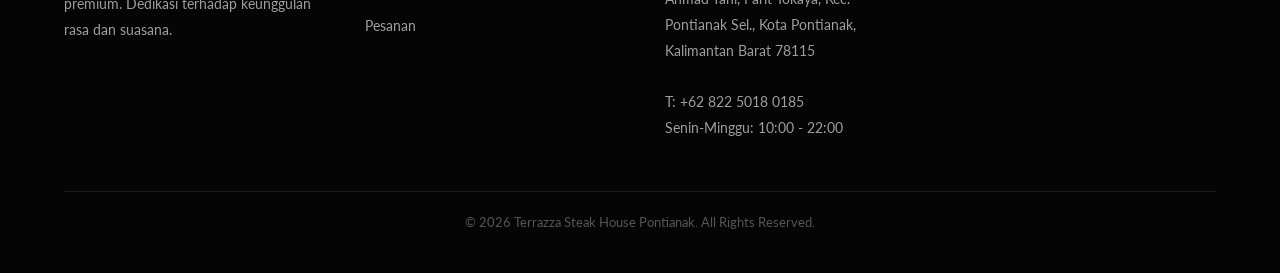
<file: pembayaran.html>
<!DOCTYPE html>
<html lang="id">
<head>
    <meta charset="UTF-8">
    <title>Pembayaran - Terrazza</title>
    <link rel="icon" type="image/" href="image/Title.png">
    <link rel="stylesheet" href="style.css">
</head>
<body>
    <nav>
        <a href="index.html" class="logo"><img src="image/Logo.png" alt="Logo"></a>
        <div class="nav-links">
            <a href="index.html">Beranda</a>
            <a href="menu.html">Menu</a>
            <a href="reservasi.html">Reservasi</a>
            <a href="antrian.html">Antrian</a>
        </div>
    </nav>

    <section class="page-container-centered">
        <h1 class="section-title">Selesaikan Pembayaran</h1>
        
        <div class="payment-box">
            <div id="payment-summary">
                <!-- JS akan mengisi Ringkasan Pesanan/Reservasi di sini -->
            </div>

            <form onsubmit="processPayment(event)">
                <div class="form-group" id="form-name-group">
                    <label>Nama Anda</label>
                    <input type="text" id="pay-name" required placeholder="Nama Lengkap">
                </div>

                <div class="form-group" id="form-table-group">
                    <label>Nomor Meja</label>
                    <select id="pay-table" required>
                        <option value="" disabled selected>Pilih Nomor Meja</option>
                        <option value="Takeaway">Takeaway / Bawa Pulang</option>
                        <option value="01">Meja 01</option>
                        <option value="02">Meja 02</option>
                        <option value="03">Meja 03</option>
                        <option value="04">Meja 04</option>
                        <option value="05">Meja 05</option>
                        <option value="06">Meja 06</option>
                    </select>
                </div>
                
                <div class="form-group">
                    <label>Metode Pembayaran</label>
                    <select id="payment-method" required onchange="document.getElementById('va-info').style.display='block'">
                        <option value="" disabled selected>Pilih Layanan Perbankan</option>
                        <option value="dana">DANA VIP</option>
                        <option value="seabank">SeaBank</option>
                        <option value="bca">BCA Virtual Account</option>
                    </select>
                </div>
                
                <div id="va-info" style="display:none;">
                    <small>Transfer tepat sesuai nominal ke Virtual Account Terrazza:</small>
                    <strong>8528 0812 3456</strong>
                </div>
                
                <button type="submit" id="btn-pay" class="btn-cta btn-full-width">Konfirmasi Pembayaran</button>
            </form>
        </div>
    </section>

    <footer>
        <div class="footer-grid">
            <div class="footer-col">
                <img src="image/Logo.png" alt="Logo" class="footer-logo">
                <p>Menyajikan mahakarya kuliner steak premium. Dedikasi terhadap keunggulan rasa dan suasana.</p>
            </div>
            <div class="footer-col">
                <h4>Navigasi</h4>
                <ul class="footer-nav-list">
                    <li><a href="index.html">Beranda</a></li>
                    <li><a href="menu.html">Menu</a></li>
                    <li><a href="order.html">Pesanan</a></li>
                </ul>
            </div>
            <div class="footer-col">
                <h4>Reservasi & Lokasi</h4>
                <p>Ayani Mega Mall, Blok. G No. 19-20 Komplek Ruko A. Yani, Jl. Jenderal Ahmad Yani, Parit Tokaya, Kec. Pontianak Sel., Kota Pontianak, Kalimantan Barat 78115</p><br>
                <p class="footer-contact-highlight">T: +62 822 5018 0185</p>
                <p>Senin-Minggu: 10:00 - 22:00</p>
            </div>
            <div class="footer-col">
                <h4>Social Media</h4>
                <div class="social-icons">
                    <a href="https://www.instagram.com/terrazzasteakhouse/" target="_blank" rel="noopener noreferrer"><svg viewBox="0 0 24 24"><path d="M12 2.163c3.204 0 3.584.012 4.85.07 3.252.148 4.771 1.691 4.919 4.919.058 1.265.069 1.645.069 4.849 0 3.205-.012 3.584-.069 4.849-.149 3.225-1.664 4.771-4.919 4.919-1.266.058-1.644.07-4.85.07-3.204 0-3.584-.012-4.849-.07-3.26-.149-4.771-1.699-4.919-4.92-.058-1.265-.07-1.644-.07-4.849 0-3.204.013-3.583.07-4.849.149-3.227 1.664-4.771 4.919-4.919 1.266-.057 1.645-.069 4.849-.069zm0-2.163c-3.259 0-3.667.014-4.947.072-4.358.2-6.78 2.618-6.98 6.98-.059 1.281-.073 1.689-.073 4.948 0 3.259.014 3.668.072 4.948.2 4.358 2.618 6.78 6.98 6.98 1.281.058 1.689.072 4.948.072 3.259 0 3.668-.014 4.948-.072 4.354-.2 6.782-2.618 6.979-6.98.059-1.28.073-1.689.073-4.948 0-3.259-.014-3.667-.072-4.947-.196-4.354-2.617-6.78-6.979-6.98-1.281-.059-1.69-.073-4.949-.073zm0 5.838c-3.403 0-6.162 2.759-6.162 6.162s2.759 6.163 6.162 6.163 6.162-2.759 6.162-6.163c0-3.403-2.759-6.162-6.162-6.162zm0 10.162c-2.209 0-4-1.79-4-4 0-2.209 1.791-4 4-4s4 1.791 4 4c0 2.21-1.791 4-4 4zm6.406-11.845c-.796 0-1.441.645-1.441 1.44s.645 1.44 1.441 1.44c.795 0 1.439-.645 1.439-1.44s-.644-1.44-1.439-1.44z"/></svg></a>
                </div>
            </div>
        </div>
        <div class="copyright">&copy; 2026 Terrazza Steak House Pontianak. All Rights Reserved.</div>
    </footer>
    <script src="script.js"></script>
</body>
</html>
</file>
<file: style.css>
@import url('https://fonts.googleapis.com/css2?family=Lato:wght@300;400;700&family=Playfair+Display:ital,wght@0,400;0,600;0,700;1,400&display=swap');

:root {
    --bg-dark: #0a0a0a;
    --bg-light: #f1f1f1;
    --bg-surface: #141414;
    --bg-surface-light: #1f1f1f;
    --accent: #e35835;
    --accent-hover: #e46b4d;
    --accent-green: #4de450;
    --text-main: #f5f5f5;
    --text-muted: #9e9e9e;
    --font-head: 'Playfair Display', serif;
    --font-body: 'Lato', sans-serif;
    --border-thin: 1px solid rgba(197, 160, 89, 0.2);
    --transition-slow: all 0.5s cubic-bezier(0.25, 0.8, 0.25, 1);
    --transition-fast: all 0.3s ease;
}


* { margin: 0; padding: 0; box-sizing: border-box; }

::-webkit-scrollbar { width: 8px; }
::-webkit-scrollbar-track { background: var(--bg-dark); }
::-webkit-scrollbar-thumb { background: var(--bg-surface-light); border-radius: 4px; }
::-webkit-scrollbar-thumb:hover { background: var(--accent); }

body {
    font-family: var(--font-body);
    color: var(--text-main);
    background-color: var(--bg-dark);
    min-height: 100vh;
    opacity: 0; 
    transition: opacity 0.8s ease;
    overflow-x: hidden;
    line-height: 1.6;
}
body.loaded { opacity: 1; }

h1, h2, h3, h4 { font-family: var(--font-head); font-weight: 600; letter-spacing: 1px; }
a { text-decoration: none; color: inherit; transition: var(--transition-fast); }
ul { list-style: none; }

section { padding: 100px 5%; position: relative; }
.section-title { text-align: center; font-size: 2.8rem; margin-bottom: 15px; color: var(--accent); }
.section-subtitle { text-align: center; font-size: 1rem; color: var(--text-muted); letter-spacing: 2px; text-transform: uppercase; margin-bottom: 60px; }


nav {
    display: flex; justify-content: space-between; align-items: center;
    padding: 15px 5%;
    background: rgba(10, 10, 10, 0.85);
    backdrop-filter: blur(15px);
    -webkit-backdrop-filter: blur(15px);
    position: fixed; width: 100%; top: 0; z-index: 1000;
    border-bottom: var(--border-thin);
}

.logo img { 
    height: 50px; 
    transition: var(--transition-fast); 
    filter: drop-shadow(0 0 1.5px var(--bg-light));
}
.logo img:hover {
    transform: scale(1.05);
    filter: drop-shadow(0 0 6px var(--bg-light));
}

.nav-links { 
    position: absolute;
    left: 50%;
    transform: translateX(-50%);
    display: flex; 
    gap: 40px; 
    align-items: center; 
    font-size: 0.9rem; 
    letter-spacing: 1.5px; 
    text-transform: uppercase; 
}
.nav-links a { position: relative; padding-bottom: 5px; }
.nav-links a::after {
    content: ''; position: absolute; bottom: 0; left: 0; width: 0; height: 1px;
    background: var(--accent); transition: var(--transition-fast);
}
.nav-links a:hover::after, .nav-links a.active::after { width: 100%; }
.nav-links a:hover, .nav-links a.active { color: var(--accent); }

.nav-actions { display: flex; align-items: center; gap: 25px; }
.cart-icon { position: relative; cursor: pointer; font-size: 1.2rem; }
.cart-icon svg { color: var(--accent); }
.cart-badge {
    position: absolute; top: -10px; right: -15px;
    background: var(--accent); color: var(--bg-dark);
    font-size: 0.7rem; font-weight: bold; font-family: var(--font-body);
    border-radius: 50%; width: 20px; height: 20px;
    display: flex; justify-content: center; align-items: center;
}


.hero {
    height: 100vh;
    background: linear-gradient(to bottom, rgba(10,10,10,0.3) 0%, rgba(10,10,10,1) 100%), url('image/hero-steak1.jpeg') center/cover no-repeat;
    display: flex; flex-direction: column; justify-content: center; align-items: center;
    text-align: center; padding: 0 20px; padding-top: 80px;
}
.hero h1 { font-size: 4.5rem; margin-bottom: 20px; text-shadow: 0 10px 20px rgba(0,0,0,0.8); line-height: 1.1; }
.hero h1 span { color: var(--accent); font-style: italic; }
.hero p { font-size: 1.1rem; color: var(--text-muted); max-width: 600px; margin-bottom: 40px; letter-spacing: 1px; }

.about-section { display: flex; flex-wrap: wrap; align-items: center; gap: 60px; max-width: 1200px; margin: 0 auto; }
.about-col { flex: 1; min-width: 300px; }
.about-title { font-size: 3.5rem; line-height: 1.2; color: var(--text-main); }
.about-title-highlight { color: var(--accent); font-style: italic; }
.about-desc { font-size: 1.1rem; line-height: 1.9; color: var(--text-muted); }

.signature-section { background: var(--bg-surface-light); }
.btn-center-wrapper { text-align: center; margin-top: 60px; }


.menu-page-section { padding-top: 150px; }

.category-filters {
    display: flex; justify-content: center; gap: 12px; flex-wrap: wrap; margin-bottom: 50px;
}
.cat-btn {
    background: var(--bg-surface); border: 1px solid #333; color: var(--text-muted);
    padding: 10px 22px; font-family: var(--font-body); font-size: 0.85rem;
    text-transform: uppercase; letter-spacing: 1px; cursor: pointer;
    transition: var(--transition-fast); border-radius: 20px;
}
.cat-btn:hover, .cat-btn.active {
    background: var(--accent); color: var(--bg-dark); border-color: var(--accent);
    box-shadow: 0 4px 15px rgba(197, 160, 89, 0.2);
}

.menu-grid { display: grid; grid-template-columns: repeat(auto-fit, minmax(300px, 1fr)); gap: 40px; }
.menu-card {
    background: var(--bg-surface); border: 1px solid #222; overflow: hidden;
    transition: var(--transition-slow); display: flex; flex-direction: column;
}
.menu-card:hover { border-color: var(--accent); transform: translateY(-10px); box-shadow: 0 15px 40px rgba(0,0,0,0.5); }
.card-img-wrapper { 
    margin: 20px 20px 0 20px; 
    background: var(--bg-dark); 
    display: flex;
    justify-content: center;
    align-items: center;
    overflow: hidden; 
    border-radius: 4px; 
}
.menu-card img { 
    width: 100%; 
    height: auto;
    max-height: 250px; 
    object-fit: contain; 
    transition: transform 0.8s ease; 
    opacity: 0.9; 
}
.menu-card:hover img { transform: scale(1.1); opacity: 1; }
.menu-info { padding: 30px; display: flex; flex-direction: column; flex-grow: 1; justify-content: space-between; }
.menu-info h3 { font-size: 1.5rem; margin-bottom: 10px; }
.menu-info p { font-size: 0.95rem; color: var(--text-muted); margin-bottom: 25px; flex-grow: 1; }
.menu-price-row { display: flex; justify-content: space-between; align-items: center; border-top: 1px solid #222; padding-top: 20px; }
.menu-price { font-family: var(--font-head); font-size: 1.4rem; color: var(--accent); }


.btn-cta {
    background: transparent;
    color: var(--accent);
    border: 1px solid var(--accent);
    padding: 12px 32px;
    font-family: var(--font-body);
    font-size: 0.95rem;
    font-weight: 700;
    text-transform: uppercase;
    letter-spacing: 2px;
    cursor: pointer;
    position: relative;
    overflow: hidden;
    transition: var(--transition-slow);
    border-radius: 2px;
}
.btn-cta::before {
    content: ''; position: absolute; top: 0; left: -100%; width: 100%; height: 100%;
    background: var(--accent); transition: var(--transition-slow); z-index: -1;
}
.btn-cta:hover::before { left: 0; }
.btn-cta:hover { color: #ffffff; box-shadow: 0 5px 20px rgba(197, 160, 89, 0.3); }
.btn-cta:disabled { border-color: #555; color: #555; cursor: not-allowed; }
.btn-cta:disabled::before { display: none; }

.form-group { margin-bottom: 25px; }
.form-group label { display: block; font-size: 0.85rem; letter-spacing: 1px; text-transform: uppercase; color: var(--accent); margin-bottom: 10px; }
.form-group input, .form-group select {
    width: 100%; padding: 15px; border: 1px solid #333; border-radius: 0;
    background: var(--bg-dark); color: var(--text-main); font-family: var(--font-body);
    transition: var(--transition-fast); outline: none;
}
.form-group input:focus, .form-group select:focus { border-color: var(--accent); box-shadow: 0 0 10px rgba(197, 160, 89, 0.1); }
.form-group input[type="date"],
.form-group input[type="time"],
.form-group input[type="number"] {
    color-scheme: dark; 
}

.radio-group { display: flex; gap: 15px; flex-wrap: wrap; }
.radio-group label {
    background: var(--bg-dark); padding: 10px 20px; cursor: pointer; border: 1px solid #333;
    transition: var(--transition-fast); font-size: 0.9rem; color: var(--text-muted);
}
.radio-group input[type="radio"] { display: none; }
.radio-group input[type="radio"]:checked + label { border-color: var(--accent); color: var(--accent); background: rgba(197, 160, 89, 0.05); }

.modal-overlay {
    position: fixed; top: 0; left: 0; width: 100%; height: 100%;
    background: rgba(0,0,0,0.85); backdrop-filter: blur(8px);
    visibility: hidden; opacity: 0; transition: var(--transition-fast); z-index: 2000;
    display: flex; justify-content: center; align-items: center;
}
.modal-overlay.show { visibility: visible; opacity: 1; }
.modal-content {
    background: var(--bg-surface); padding: 40px; border: 1px solid var(--accent);
    width: 90%; max-width: 550px; max-height: 85vh; overflow-y: auto;
    transform: translateY(50px) scale(0.9); transition: var(--transition-slow);
    box-shadow: 0 25px 50px rgba(0,0,0,0.8); position: relative;
}
.modal-overlay.show .modal-content { transform: translateY(0) scale(1); }
.close-modal { position: absolute; top: 20px; right: 25px; font-size: 2rem; cursor: pointer; color: var(--text-muted); transition: var(--transition-fast); }
.close-modal:hover { color: var(--accent); transform: rotate(90deg); }

.modal-menu-name { color: var(--text-main); font-size: 2rem; }
.modal-menu-price { color: var(--accent); font-family: var(--font-head); font-size: 1.5rem; margin-bottom: 30px; }


.bbq-title { font-size: 2rem; margin-bottom: 10px; }
.bbq-subtitle { color: var(--text-muted); font-size: 0.9rem; margin-bottom: 30px; }
.bbq-item {
    display: flex; justify-content: space-between; align-items: center; margin-bottom: 15px;
    padding: 15px; background: var(--bg-dark); border: 1px solid #222;
}
.counter-btn { display: flex; align-items: center; gap: 15px; }
.counter-btn button { background: var(--bg-surface-light); color: var(--text-main); border: 1px solid #333; width: 35px; height: 35px; cursor: pointer; font-size: 1.2rem; transition: var(--transition-fast); }
.counter-btn button:hover { border-color: var(--accent); color: var(--accent); }
.bbq-total-wrapper { display: flex; justify-content: space-between; align-items: center; margin-top: 30px; border-top: 1px solid #333; padding-top: 20px; }
.bbq-total-price { color: var(--accent); font-family: var(--font-head); }
.bbq-js-name { color: var(--text-main); font-size: 1rem; }
.bbq-js-price { color: var(--accent); font-weight: bold; }
.bbq-js-qty { color: white; width: 20px; text-align: center; display: inline-block; }

#order-list { margin-top: 40px; }
.order-total-wrapper { text-align: right; margin-top: 30px; border-top: 1px solid #333; padding-top: 30px; }
.order-total-heading { color: var(--text-main); margin-bottom: 20px; }
#order-total { color: var(--accent); font-family: var(--font-head); }
#btn-checkout { max-width: 300px; }

.payment-box { background: var(--bg-surface); padding: 40px; border: 1px solid #222; margin-top: 30px; }
#payment-summary { margin-bottom: 30px; border-bottom: 1px solid #333; padding-bottom: 20px; }
#va-info { background: rgba(197, 160, 89, 0.05); border: 1px solid var(--accent); padding: 20px; margin-bottom: 25px; }
#va-info small { color: var(--text-muted); display: block; margin-bottom: 5px; }
#va-info strong { color: var(--accent); font-size: 1.5rem; letter-spacing: 2px; }

.reservation-section { background: url('image/texture-dark.jpg') center/cover; position: relative; min-height: 100vh; padding-top: 150px; }
.reservation-overlay { position: absolute; top: 0; left: 0; width: 100%; height: 100%; background: rgba(10,10,10,0.9); }
.reservation-content { position: relative; z-index: 10; max-width: 800px; margin: 0 auto; }
.reservation-form-box { background: var(--bg-surface); padding: 50px; border: 1px solid #222; }
.form-row { display: flex; gap: 30px; flex-wrap: wrap; margin-bottom: 30px; }
.form-row .form-group { flex: 1; margin-bottom: 0; }
#res-error-msg { color: var(--accent); font-size: 0.9rem; margin-bottom: 20px; text-align: center; font-weight: bold; }
#reservation-ticket { background: var(--bg-surface); padding: 50px; border: 1px solid var(--accent); text-align: center; }

.page-wrapper-flex { display: flex; flex-direction: column; min-height: 100vh; }
#queue-display { flex: 1; display: flex; flex-direction: column; justify-content: center; align-items: center; text-align: center; padding-top: 150px; }
#queue-display .section-title { margin-bottom: 60px; }
.queue-cards-container { display: flex; gap: 40px; flex-wrap: wrap; justify-content: center; margin-bottom: 60px; }
.queue-card { background: var(--bg-surface); padding: 50px; min-width: 280px; }
.queue-card.user-card { border: 1px solid var(--accent); box-shadow: 0 10px 30px rgba(197,160,89,0.15); }
.queue-card.current-card { border: 1px solid #222; opacity: 0.6; }
.queue-card-label { font-size: 0.9rem; letter-spacing: 2px; text-transform: uppercase; color: var(--text-muted); margin-bottom: 10px; }
#user-q { font-size: 6rem; color: var(--accent); line-height: 1; }
#current-q { font-size: 6rem; color: var(--text-main); line-height: 1; }
.queue-msg-ready { color: var(--accent-green); }
.queue-msg-wait { color: var(--text-muted); font-weight: normal; }
.queue-msg-empty { color: var(--text-muted); }


.gallery-section { padding: 100px 5%; background: var(--bg-dark); }
.gallery-header { display: flex; justify-content: space-between; align-items: flex-end; margin-bottom: 40px; border-bottom: 2px solid #222; padding-bottom: 20px; }
.gallery-title { margin-bottom: 0; text-align: left; font-size: 3.5rem; color: var(--text-main); }
.gallery-title-highlight { font-style: italic; color: var(--accent); }
.instagram-link { font-size: 0.85rem; color: var(--text-muted); letter-spacing: 2px; text-transform: uppercase; border-bottom: 1px solid transparent; padding-bottom: 3px; transition: var(--transition-fast); }
.instagram-link:hover { color: var(--accent); border-bottom: 1px solid var(--accent); }
.gallery-grid { display: grid; grid-template-columns: repeat(5, 1fr); gap: 12px; background: var(--bg-dark); width: 100%; }
.gallery-item { position: relative; overflow: hidden; aspect-ratio: 1 / 1; cursor: pointer; border-radius: 4px; }
.gallery-item img { width: 100%; height: 100%; object-fit: cover; transition: transform 0.6s cubic-bezier(0.25, 0.8, 0.25, 1), filter 0.6s ease; filter: brightness(0.7) grayscale(30%); }
.gallery-item:hover img { transform: scale(1.15); filter: brightness(1.1) grayscale(0%); }

#toast-container {
    position: fixed;
    top: 90px; 
    right: 20px;
    z-index: 9999;
    display: flex;
    flex-direction: column;
    gap: 15px;
}
.custom-toast {
    background: var(--bg-surface);
    color: var(--text-main);
    border-left: 4px solid var(--accent-gold);
    padding: 16px 24px;
    border-radius: 4px;
    box-shadow: 0 10px 30px rgba(0,0,0,0.5);
    font-family: var(--font-body);
    font-size: 0.95rem;
    display: flex;
    align-items: center;
    gap: 12px;
    min-width: 250px;
    opacity: 0;
    transform: translateX(100%);
    animation: slideInToast 0.4s cubic-bezier(0.25, 0.8, 0.25, 1) forwards, 
               fadeOutToast 0.4s 2.6s cubic-bezier(0.25, 0.8, 0.25, 1) forwards;
}
.custom-toast.success { 
    border-left-color: var(--accent-green); 
}

.ticket-title { color: var(--accent-green); font-size: 2.5rem; margin-bottom: 10px; }
.ticket-desc { color: var(--text-muted); margin-bottom: 30px; }
.ticket-details { text-align: left; background: var(--bg-dark); padding: 30px; border-radius: 4px; display: inline-block; min-width: 300px; }
.ticket-divider { border-color: #333; margin: 15px 0; }
.ticket-status { color: var(--accent); }

.summary-title { color: var(--text-main); margin-bottom: 10px; }
.summary-text { color: var(--text-muted); }
.summary-text b { color: #fff; }
.summary-total { color: var(--accent); margin-top: 20px; font-family: var(--font-head); }

.cart-item-wrapper { border: 1px solid #222; margin-bottom: 20px; border-radius: 4px; }
.cart-item-title { font-family: var(--font-head); font-size: 1.2rem; }
.cart-item-qty { color: var(--accent); }
.cart-item-variants { color: var(--text-muted); }
.cart-item-price-wrapper { text-align: right; }
.cart-item-price { color: var(--text-main); font-size: 1.1rem; font-weight: bold; }
.cart-item-remove { color: #e63946; cursor: pointer; letter-spacing: 1px; text-transform: uppercase; }


footer { background: #050505; padding: 80px 5% 40px; border-top: 1px solid #1a1a1a; }
.footer-grid { display: grid; grid-template-columns: repeat(auto-fit, minmax(250px, 1fr)); gap: 50px; }
.footer-col h4 { color: var(--accent); margin-bottom: 25px; font-size: 1.2rem; }
.footer-col p, .footer-col a { color: var(--text-muted); font-size: 0.9rem; line-height: 1.8; }
.footer-col a:hover { color: var(--accent); padding-left: 5px; }
.social-icons { display: flex; gap: 20px; margin-top: 20px; }
.social-icons svg { width: 22px; height: 22px; fill: var(--text-muted); transition: var(--transition-fast); cursor: pointer; }
.social-icons svg:hover { fill: var(--accent); transform: translateY(-3px); }
.copyright { text-align: center; border-top: 1px solid #1a1a1a; margin-top: 50px; padding-top: 20px; color: #555; font-size: 0.8rem; }
.footer-logo { height: 60px; filter: brightness(0) invert(1); margin-bottom: 20px; opacity: 0.8; }
.footer-nav-list { display: flex; flex-direction: column; gap: 12px; }
.footer-contact-highlight { color: var(--text-main); }


.btn-full-width { width: 100%; }
.container-max { max-width: 1200px; margin: 0 auto; }
.page-container-centered { max-width: 800px; margin: 0 auto; padding-top: 150px; }
.mt-20 { margin-top: 20px; }
.text-center { text-align: center; }


.pulse h2 { animation: pulseGold 2s infinite; font-size: 2rem; }
@keyframes pulseGold {
    0% { transform: scale(1); text-shadow: 0 0 0 rgba(197, 160, 89, 0.2); }
    50% { transform: scale(1.05); text-shadow: 0 0 20px rgba(197, 160, 89, 0.8); }
    100% { transform: scale(1); text-shadow: 0 0 0 rgba(197, 160, 89, 0.2); }
}

@keyframes slideInToast {
    to { opacity: 1; transform: translateX(0); }
}
@keyframes fadeOutToast {
    to { opacity: 0; transform: translateX(120%); }
}


@media (max-width: 1200px) { .gallery-grid { grid-template-columns: repeat(4, 1fr); } }
@media (max-width: 900px) { 
    .logo img { height: 60px; } 
    .gallery-grid { grid-template-columns: repeat(3, 1fr); } 
    .gallery-header { flex-direction: column; align-items: flex-start; gap: 15px; } 
}
@media (max-width: 768px) {
    .hero h1 { font-size: 3rem; }
}
@media (max-width: 600px) { 
    .gallery-grid { grid-template-columns: repeat(2, 1fr); } 
    .gallery-header h2 { font-size: 2.5rem !important; } 
}
</file>
